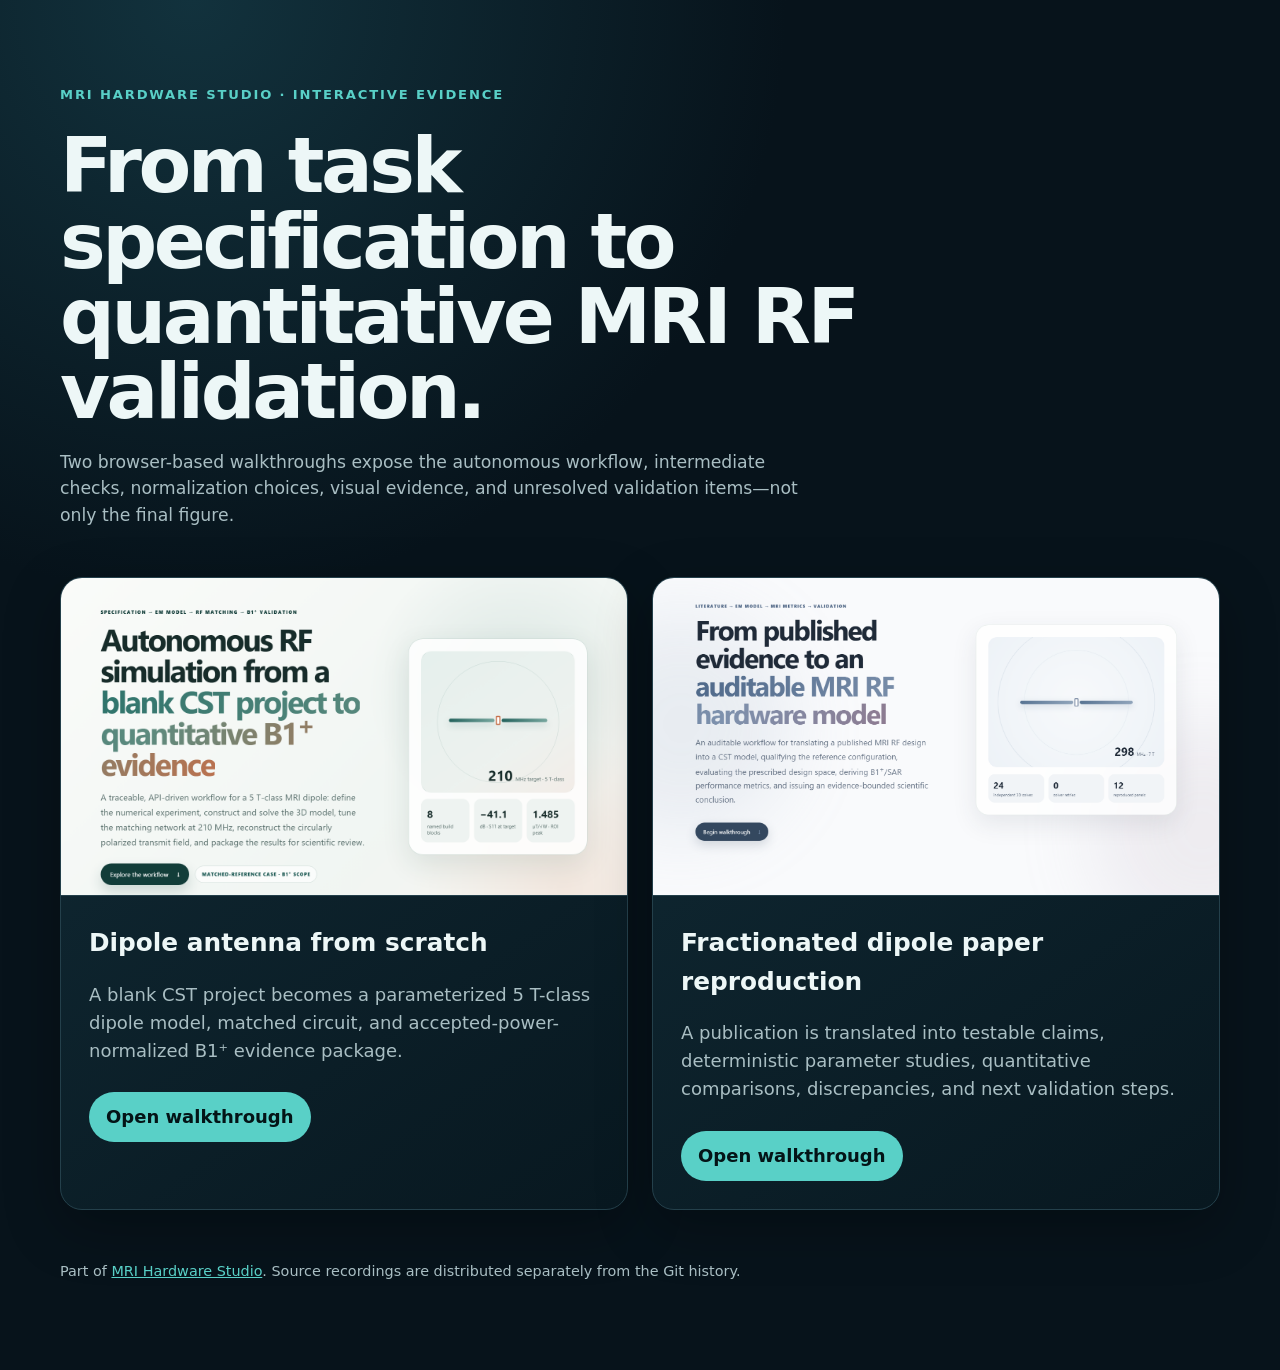
<file: docs/index.html>
<!doctype html>
<html lang="en">
<head>
  <meta charset="utf-8">
  <meta name="viewport" content="width=device-width, initial-scale=1">
  <meta name="description" content="Interactive MRI Hardware Studio workflow demonstrations.">
  <title>MRI Hardware Studio · Demos</title>
  <style>
    :root { color-scheme: dark; --bg:#07131b; --panel:#0d202a; --line:#24404b; --text:#edf7f7; --muted:#a9bec3; --accent:#59d0c7; }
    * { box-sizing:border-box; }
    body { margin:0; font:18px/1.55 Inter,ui-sans-serif,system-ui,sans-serif; color:var(--text); background:radial-gradient(circle at 15% 0,#12323d 0,transparent 34%),var(--bg); }
    main { width:min(1160px,calc(100% - 40px)); margin:auto; padding:72px 0 88px; }
    .eyebrow { color:var(--accent); font-size:.82rem; font-weight:800; letter-spacing:.14em; text-transform:uppercase; }
    h1 { max-width:880px; margin:.3em 0 .25em; font-size:clamp(2.5rem,6vw,5.2rem); line-height:.98; letter-spacing:-.045em; }
    .intro { max-width:760px; color:var(--muted); font-size:1.08rem; }
    .grid { display:grid; grid-template-columns:repeat(2,minmax(0,1fr)); gap:24px; margin-top:48px; }
    article { overflow:hidden; border:1px solid var(--line); border-radius:22px; background:linear-gradient(145deg,rgba(17,43,54,.96),rgba(8,24,32,.96)); box-shadow:0 18px 55px rgba(0,0,0,.28); }
    article img { display:block; width:100%; aspect-ratio:16/9; object-fit:cover; border-bottom:1px solid var(--line); }
    .body { padding:28px; }
    h2 { margin:0 0 10px; font-size:1.55rem; }
    p { color:var(--muted); }
    a.button { display:inline-block; margin-top:10px; padding:11px 17px; border-radius:999px; color:#041417; background:var(--accent); font-weight:800; text-decoration:none; }
    footer { margin-top:50px; color:var(--muted); font-size:.9rem; }
    footer a { color:var(--accent); }
    @media (max-width:760px) { main{width:min(100% - 24px,1160px);padding-top:42px}.grid{grid-template-columns:1fr} }
  </style>
</head>
<body>
  <main>
    <p class="eyebrow">MRI Hardware Studio · Interactive evidence</p>
    <h1>From task specification to quantitative MRI RF validation.</h1>
    <p class="intro">Two browser-based walkthroughs expose the autonomous workflow, intermediate checks, normalization choices, visual evidence, and unresolved validation items—not only the final figure.</p>
    <section class="grid" aria-label="Available demonstrations">
      <article>
        <img src="demos/dipole-from-scratch/preview.png" alt="Preview of the autonomous dipole workflow demo">
        <div class="body">
          <h2>Dipole antenna from scratch</h2>
          <p>A blank CST project becomes a parameterized 5 T-class dipole model, matched circuit, and accepted-power-normalized B1⁺ evidence package.</p>
          <a class="button" href="demos/dipole-from-scratch/">Open walkthrough</a>
        </div>
      </article>
      <article>
        <img src="demos/paper-reproduction/preview.png" alt="Preview of the fractionated dipole paper reproduction demo">
        <div class="body">
          <h2>Fractionated dipole paper reproduction</h2>
          <p>A publication is translated into testable claims, deterministic parameter studies, quantitative comparisons, discrepancies, and next validation steps.</p>
          <a class="button" href="demos/paper-reproduction/">Open walkthrough</a>
        </div>
      </article>
    </section>
    <footer>Part of <a href="https://github.com/httgoa/MRI-Hardware-Studio">MRI Hardware Studio</a>. Source recordings are distributed separately from the Git history.</footer>
  </main>
</body>
</html>
</file>
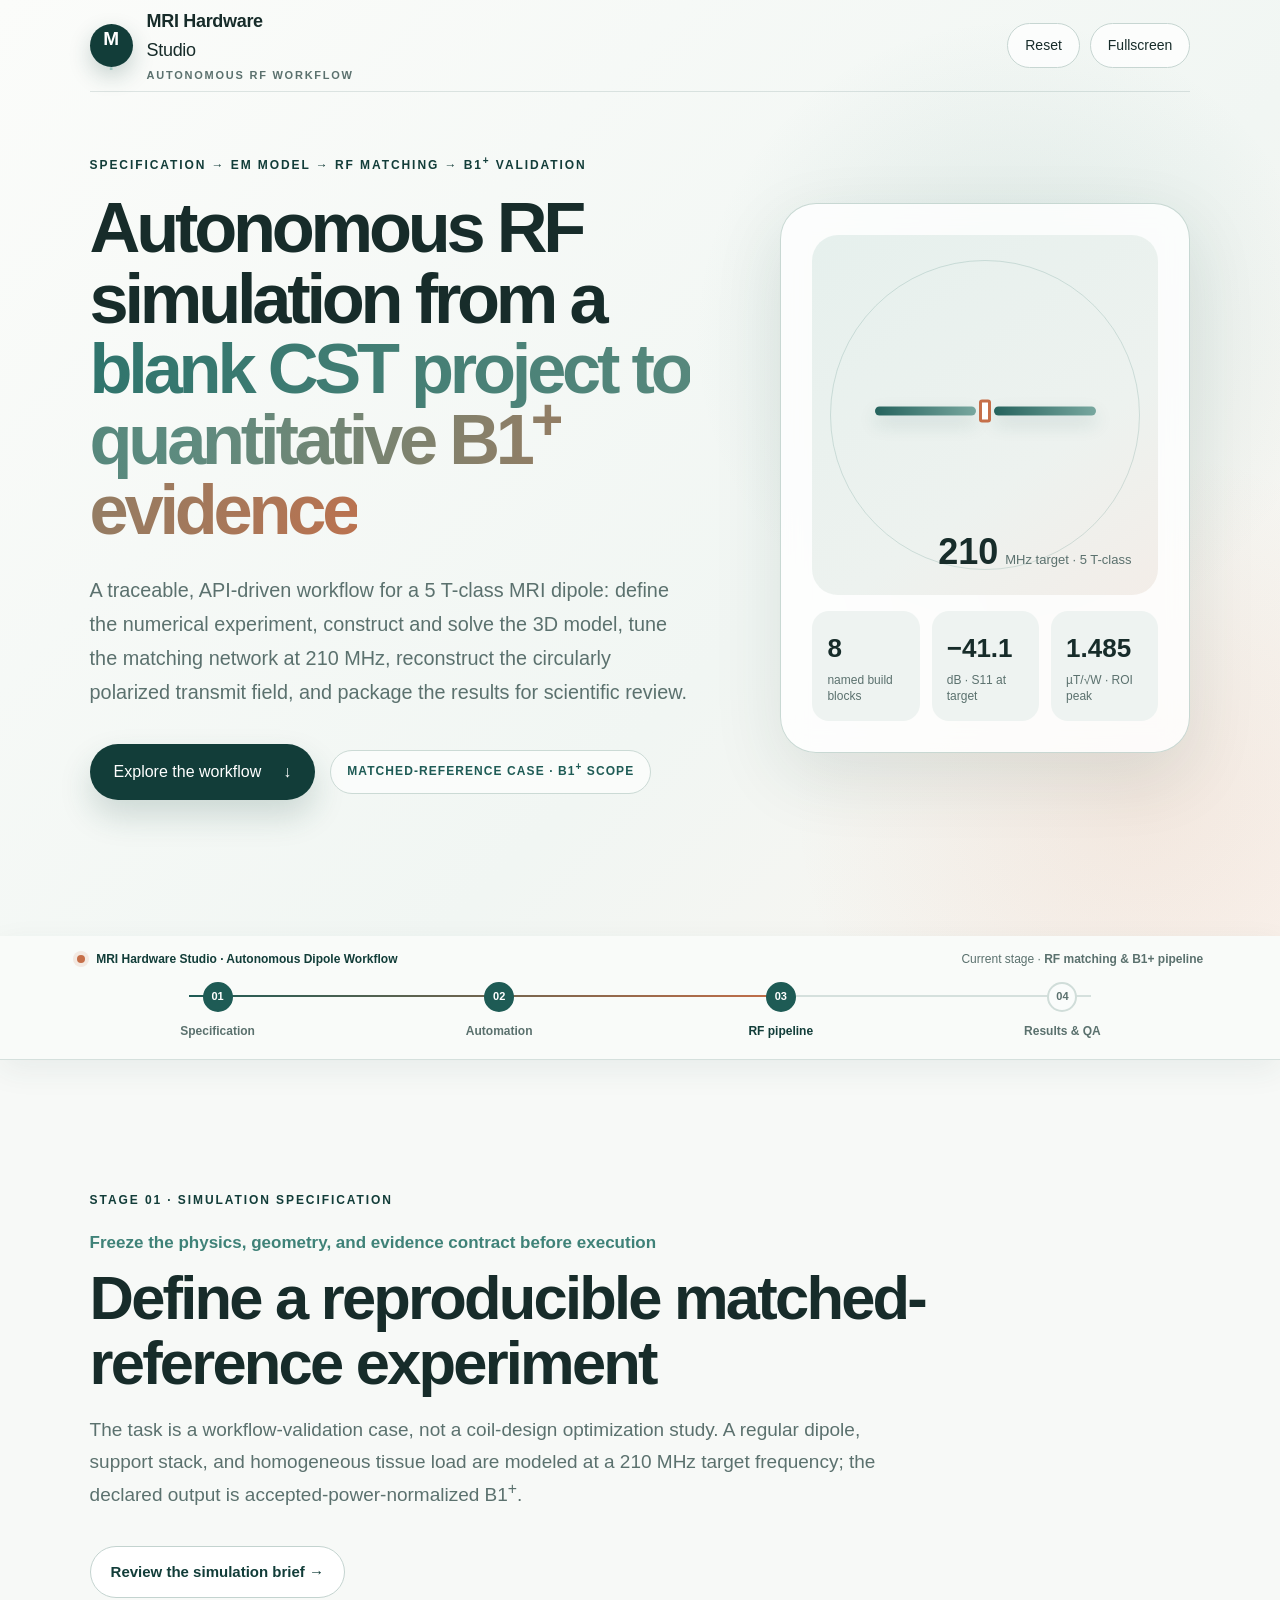
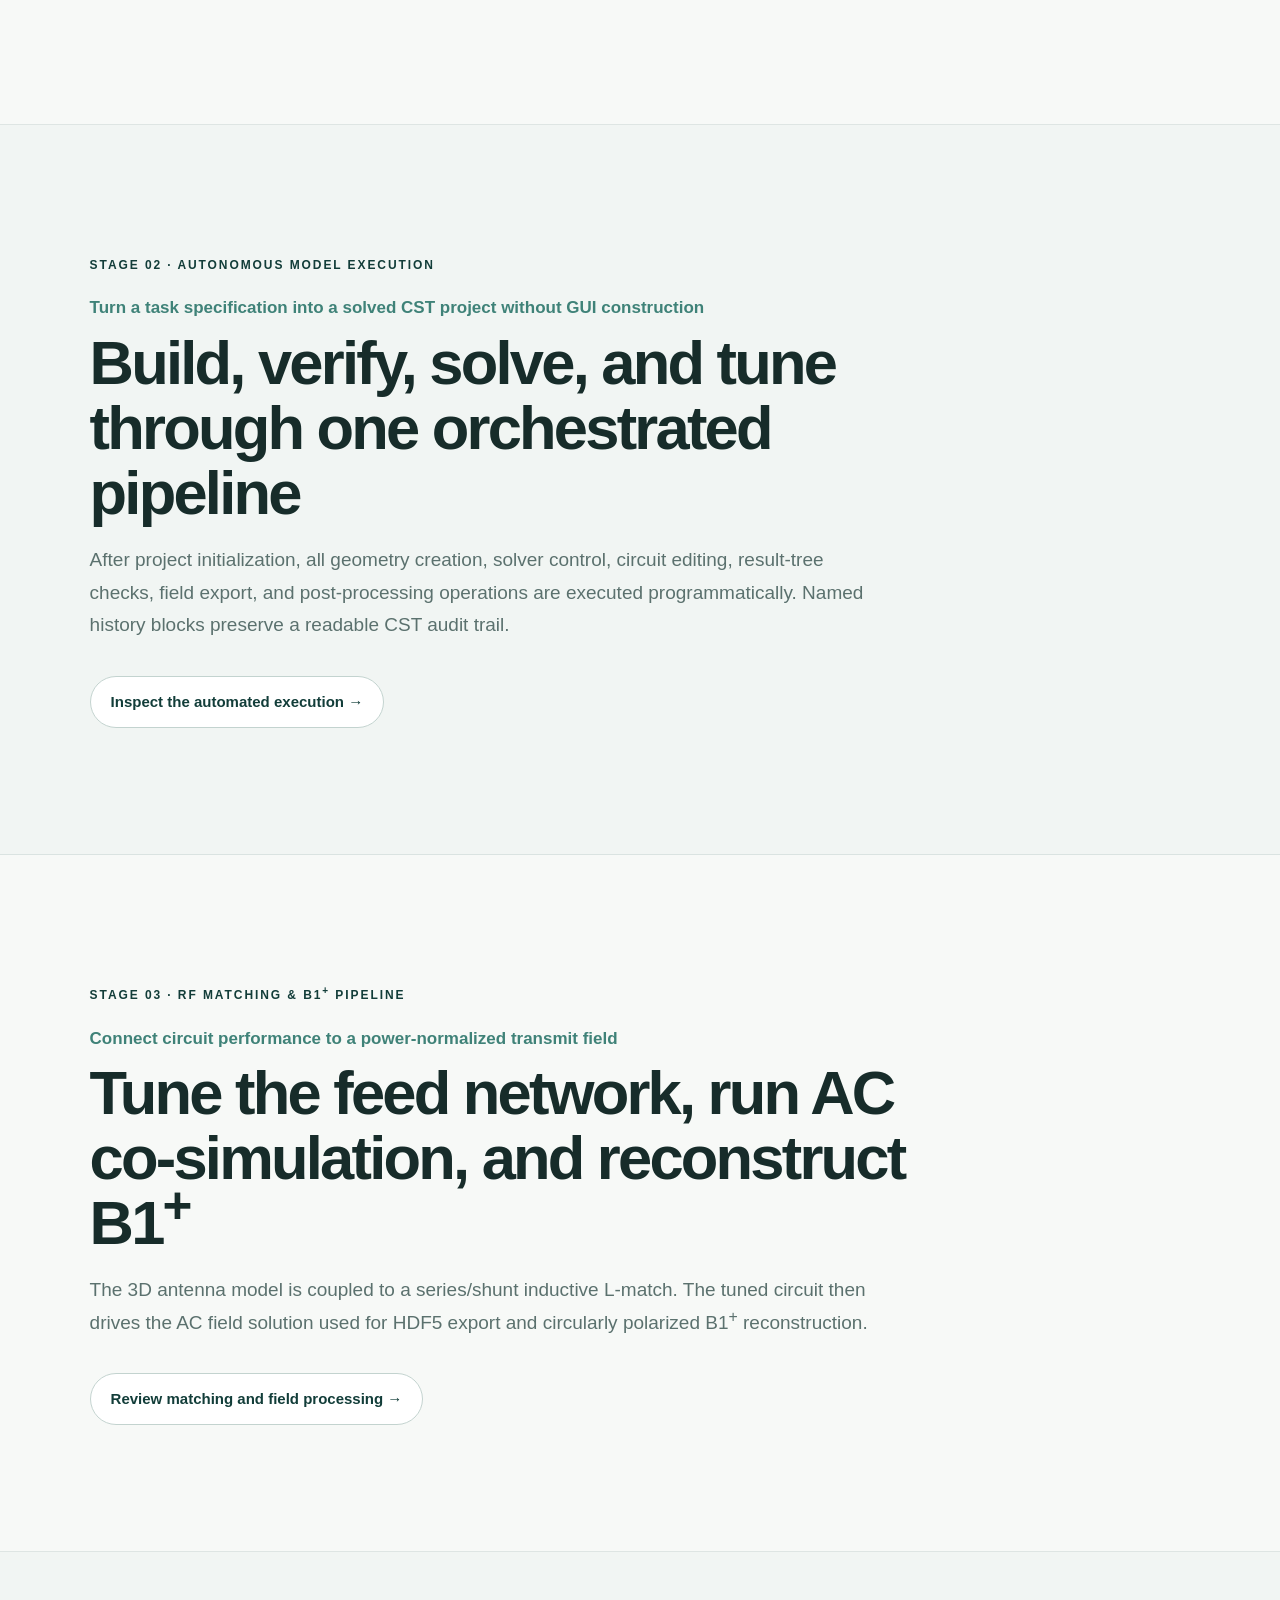
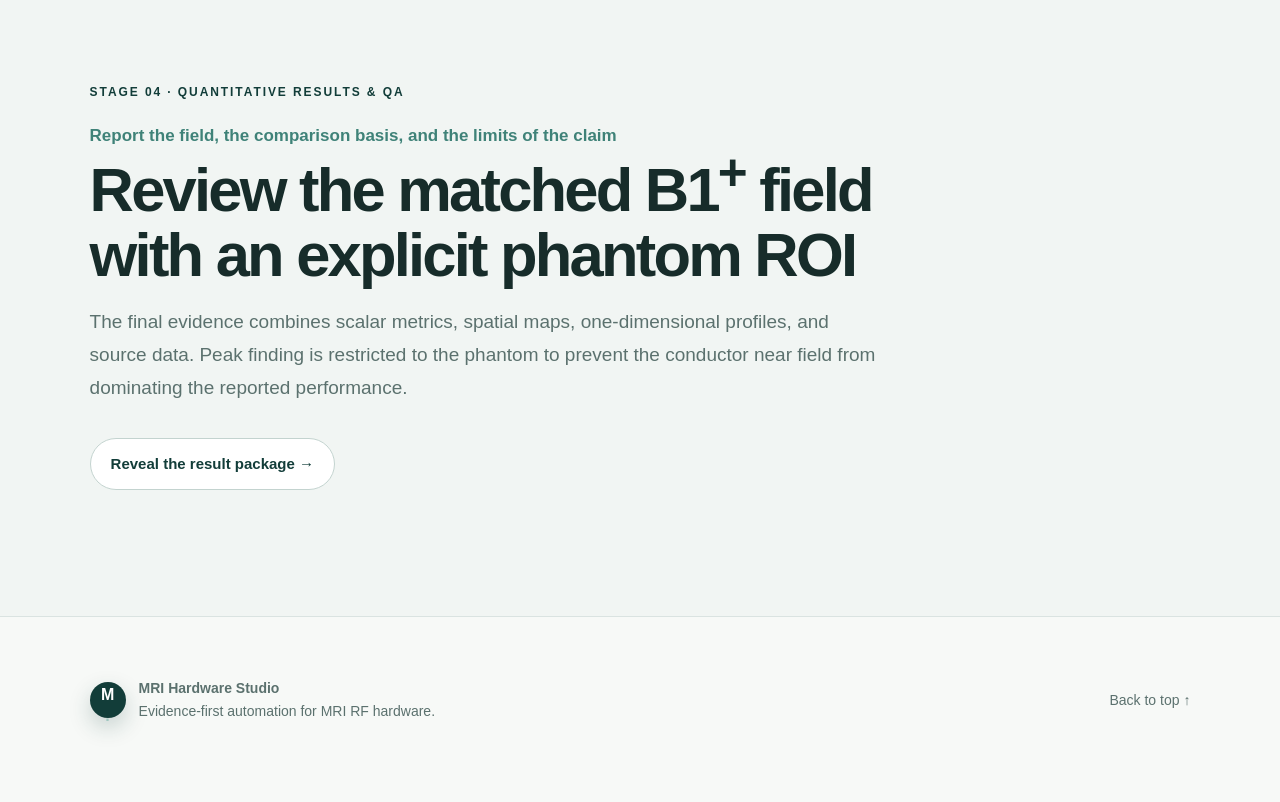
<file: docs/demos/dipole-from-scratch/index.html>
<!doctype html>
<html lang="en">
<head>
  <meta charset="utf-8">
  <meta name="viewport" content="width=device-width, initial-scale=1">
  <meta name="color-scheme" content="light">
  <meta name="description" content="MRI Hardware Studio walkthrough: autonomous construction, simulation, matching, and B1+ validation of a 5 T-class MRI dipole in CST Studio Suite.">
  <title>MRI Hardware Studio · Autonomous Dipole Workflow</title>
  <link rel="stylesheet" href="styles.css">
</head>
<body>
  <div class="ambient ambient-a"></div><div class="ambient ambient-b"></div>
  <header class="hero" id="top">
    <nav class="masthead">
      <a class="brand" href="#top" aria-label="Back to top"><span class="brand-mark">M<span>·</span></span><span><b>MRI Hardware</b> Studio <em>AUTONOMOUS RF WORKFLOW</em></span></a>
      <div class="mast-actions"><button class="quiet-button" id="resetBtn" type="button">Reset</button><button class="quiet-button" id="fullscreenBtn" type="button">Fullscreen</button></div>
    </nav>
    <div class="hero-grid">
      <div class="hero-copy">
        <p class="eyebrow">SPECIFICATION → EM MODEL → RF MATCHING → B1<sup>+</sup> VALIDATION</p>
        <h1>Autonomous RF simulation from a <span>blank CST project to quantitative B1<sup>+</sup> evidence</span></h1>
        <p class="lede">A traceable, API-driven workflow for a 5 T-class MRI dipole: define the numerical experiment, construct and solve the 3D model, tune the matching network at 210 MHz, reconstruct the circularly polarized transmit field, and package the results for scientific review.</p>
        <div class="hero-actions"><a class="primary-button" href="#stage-01">Explore the workflow <span>↓</span></a><span class="scope-chip">MATCHED-REFERENCE CASE · B1<sup>+</sup> SCOPE</span></div>
      </div>
      <div class="hero-dashboard" aria-label="Workflow summary">
        <div class="signal-orbit"><div class="orbit orbit-1"></div><div class="orbit orbit-2"></div><div class="dipole-graphic"><i></i><i></i><b></b></div><div class="frequency"><strong>210</strong><span>MHz target · 5 T-class</span></div></div>
        <div class="hero-stats"><div><strong>8</strong><span>named build blocks</span></div><div><strong>−41.1</strong><span>dB · S11 at target</span></div><div><strong>1.485</strong><span>µT/√W · ROI peak</span></div></div>
      </div>
    </div>
  </header>

  <main>
    <div class="progress-shell" id="progressShell">
      <div class="progress-head"><div class="progress-brand"><span class="live-dot"></span> MRI Hardware Studio · Autonomous Dipole Workflow</div><div class="progress-context">Current stage · <strong id="currentStageLabel">Simulation specification</strong></div></div>
      <div class="progress-track" role="navigation" aria-label="Workflow stages"><div class="track-line"><div class="track-fill" id="trackFill"></div></div><button class="step active" data-target="stage-01" type="button"><b>01</b><span>Specification</span></button><button class="step" data-target="stage-02" type="button"><b>02</b><span>Automation</span></button><button class="step" data-target="stage-03" type="button"><b>03</b><span>RF pipeline</span></button><button class="step" data-target="stage-04" type="button"><b>04</b><span>Results & QA</span></button></div>
    </div>

    <section class="story-stage" id="stage-01" data-stage="0" data-label="Simulation specification">
      <span class="deep-link-anchor" id="stage-01-reveal" aria-hidden="true"></span>
      <div class="stage-frame">
        <div class="stage-intro"><span class="stage-number">STAGE 01 · SIMULATION SPECIFICATION</span><p class="stage-kicker">Freeze the physics, geometry, and evidence contract before execution</p><h2>Define a reproducible matched-reference experiment</h2><p>The task is a workflow-validation case, not a coil-design optimization study. A regular dipole, support stack, and homogeneous tissue load are modeled at a 210 MHz target frequency; the declared output is accepted-power-normalized B1<sup>+</sup>.</p><button class="reveal-button" type="button" aria-expanded="false">Review the simulation brief <span>→</span></button></div>
        <div class="stage-detail">
          <article class="card wide scope-card"><div><p class="card-label">SCIENTIFIC SCOPE</p><h3>Matched transmit-field reference at a 5 T-class operating point</h3><p>The model uses an explicit L-match network and an AC co-simulation field source. It should therefore be compared with matched-reference results, not mixed with direct-port, unmatched coil records.</p></div><span class="status-pill neutral">NATIVE SAR OUTSIDE THIS CASE</span></article>
          <div class="spec-grid">
            <article class="card spec-card"><span>Operating point</span><strong>210 MHz</strong><p>Simulation target for the 5 T-class proton MRI baseline.</p></article>
            <article class="card spec-card"><span>Dipole conductor</span><strong>300 × 5 mm</strong><p>Regular center-fed strip with a 2 mm feed gap.</p></article>
            <article class="card spec-card"><span>Coil loading</span><strong>20.5 mm</strong><p>Conductor-to-phantom separation through the support stack.</p></article>
            <article class="card spec-card"><span>Tissue model</span><strong>ε<sub>r</sub> 78 · σ 0.47 S/m</strong><p>Homogeneous 270 × 650 × 300 mm phantom.</p></article>
          </div>
          <article class="card wide model-card">
            <div class="model-copy"><p class="card-label">GEOMETRY & MATERIAL STACK</p><h3>One driven conductor above a layered support and tissue load</h3><p>The baseline preserves the original FR-4, polycarbonate, and foam stack used by this matched-reference project. The geometry is created from parameters rather than imported as an opaque model.</p></div>
            <div class="model-diagram" aria-label="Dipole, support stack, and phantom schematic"><div class="diagram-dipole"><i></i><b></b><i></i></div><div class="layer fr4"><span>FR-4</span></div><div class="layer poly"><span>polycarbonate</span></div><div class="layer foam"><span>foam</span></div><div class="layer phantom"><span>homogeneous tissue phantom</span></div></div>
          </article>
          <div class="card-grid two">
            <article class="card parameter-card"><p class="card-label">NUMERICAL CONTRACT</p><div class="parameter-row"><span>Solver</span><b>HF frequency domain</b></div><div class="parameter-row"><span>Sweep band</span><b>0.15–0.25 GHz</b></div><div class="parameter-row"><span>Field monitors</span><b>H · E · loss</b></div><div class="parameter-row"><span>B0 direction</span><b>+Z</b></div></article>
            <article class="card review-card"><p class="card-label">PREDECLARED REVIEW QUESTIONS</p><ul><li>Does the automated model produce complete solver and field evidence?</li><li>Can the circuit match be centered at the 210 MHz target?</li><li>Does the 1 W-normalized B1<sup>+</sup> field remain physically plausible inside the phantom ROI?</li></ul></article>
          </div>
        </div>
      </div>
    </section>

    <section class="story-stage" id="stage-02" data-stage="1" data-label="Autonomous model execution">
      <span class="deep-link-anchor" id="stage-02-reveal" aria-hidden="true"></span>
      <div class="stage-frame">
        <div class="stage-intro"><span class="stage-number">STAGE 02 · AUTONOMOUS MODEL EXECUTION</span><p class="stage-kicker">Turn a task specification into a solved CST project without GUI construction</p><h2>Build, verify, solve, and tune through one orchestrated pipeline</h2><p>After project initialization, all geometry creation, solver control, circuit editing, result-tree checks, field export, and post-processing operations are executed programmatically. Named history blocks preserve a readable CST audit trail.</p><button class="reveal-button" type="button" aria-expanded="false">Inspect the automated execution <span>→</span></button></div>
        <div class="stage-detail">
          <article class="card wide automation-banner"><div><span class="automation-mark">A</span><div><p class="card-label">EXECUTION MODE</p><h3>API-driven from blank project to evidence bundle</h3></div></div><div class="automation-stats"><span><strong>0</strong> GUI construction clicks</span><span><strong>13</strong> model parameters</span><span><strong>5</strong> final solids</span></div></article>
          <div class="automation-flow" aria-label="Autonomous workflow sequence"><article class="card flow-step"><b>01</b><span>Initialize</span><small>Fresh MWS project and canonical save path</small></article><i>→</i><article class="card flow-step"><b>02</b><span>Construct</span><small>Eight named parameter and geometry blocks</small></article><i>→</i><article class="card flow-step"><b>03</b><span>Verify</span><small>Parameters, solids, ports, monitors, solver</small></article><i>→</i><article class="card flow-step"><b>04</b><span>Solve</span><small>3D fields and S-parameters</small></article></div>
          <div class="build-grid">
            <article class="card build-step"><b>01</b><span>Parameters</span><small>13 declared values</small></article><article class="card build-step"><b>02</b><span>Units & boundaries</span><small>mm · GHz</small></article><article class="card build-step"><b>03</b><span>Materials</span><small>conductors + dielectrics</small></article><article class="card build-step"><b>04</b><span>Dipole geometry</span><small>center feed gap</small></article><article class="card build-step"><b>05</b><span>Support stack</span><small>three dielectric layers</small></article><article class="card build-step"><b>06</b><span>Excitation</span><small>discrete feed port</small></article><article class="card build-step"><b>07</b><span>Field monitors</span><small>H · E · loss</small></article><article class="card build-step"><b>08</b><span>Solver</span><small>HF frequency domain</small></article>
          </div>
          <div class="card-grid two">
            <article class="card gate-card"><p class="card-label">AUTOMATED QUALITY GATES</p><div class="gate-row"><span>Geometry inventory</span><b>PASS</b></div><div class="gate-row"><span>S-parameters and monitors</span><b>PASS</b></div><div class="gate-row"><span>Matched AC H-field source</span><b>PASS</b></div><div class="gate-row"><span>Portable evidence files</span><b>PASS</b></div></article>
            <article class="card audit-card"><p class="card-label">WHY THE HISTORY MATTERS</p><blockquote>Automation remains scientifically useful only when every transformation is inspectable.</blockquote><p>The model is not delivered as an unexplained final geometry. Each construction operation is named, retained in CST history, and connected to its downstream field evidence.</p></article>
          </div>
        </div>
      </div>
    </section>

    <section class="story-stage" id="stage-03" data-stage="2" data-label="RF matching & B1+ pipeline">
      <span class="deep-link-anchor" id="stage-03-reveal" aria-hidden="true"></span>
      <div class="stage-frame">
        <div class="stage-intro"><span class="stage-number">STAGE 03 · RF MATCHING & B1<sup>+</sup> PIPELINE</span><p class="stage-kicker">Connect circuit performance to a power-normalized transmit field</p><h2>Tune the feed network, run AC co-simulation, and reconstruct B1<sup>+</sup></h2><p>The 3D antenna model is coupled to a series/shunt inductive L-match. The tuned circuit then drives the AC field solution used for HDF5 export and circularly polarized B1<sup>+</sup> reconstruction.</p><button class="reveal-button" type="button" aria-expanded="false">Review matching and field processing <span>→</span></button></div>
        <div class="stage-detail">
          <article class="card wide tuning-card"><div class="tuning-copy"><p class="card-label">MATCHING RESULT</p><h3>S11 = −41.1 dB at the 210 MHz target</h3><p>The series inductance was refined from 86 to 88 nH while the 37 nH shunt inductance remained fixed. The resulting match exceeds the predefined −20 dB criterion.</p><div class="network-values"><span>L<sub>t</sub> <b>88 nH</b></span><span>L<sub>p</sub> <b>37 nH</b></span></div></div><div class="tuning-meter" aria-label="S11 result minus 41.1 decibels"><div class="meter-scale"><span>0</span><span>−10</span><span>−20</span><span>−30</span><span>−40 dB</span></div><div class="meter-line"><i style="width:91%"></i><b style="left:91%"></b></div><strong>−41.1 dB</strong><small>S11 at 210 MHz</small></div></article>
          <div class="pipeline" aria-label="Matched B1 plus processing pipeline"><div class="pipeline-node card"><span>01</span><b>3D EM solution</b><small>S-parameters · H/E/loss monitors</small></div><i>→</i><div class="pipeline-node card"><span>02</span><b>L-match tuning</b><small>88 nH series · 37 nH shunt</small></div><i>→</i><div class="pipeline-node card"><span>03</span><b>AC co-simulation</b><small>Matched H-field at 210 MHz</small></div><i>→</i><div class="pipeline-node card"><span>04</span><b>Evidence export</b><small>HDF5 · PNG · CSV · JSON</small></div></div>
          <article class="card wide formula-card"><div><p class="card-label">TRANSMIT-FIELD DEFINITION</p><div class="formula">B1<sup>+</sup> = μ₀ · |H<sub>x</sub> − iH<sub>y</sub>| / 2</div></div><div class="formula-divider"></div><div><p class="card-label">ACCEPTED-POWER NORMALIZATION</p><div class="formula">B1<sup>+</sup><sub>1W</sub> = B1<sup>+</sup> / √P<sub>accepted</sub></div></div></article>
          <div class="metric-grid three"><article class="metric card"><span>Accepted AC power</span><strong>49.996</strong><small>W · measured from V·I*</small><em>MEASURED</em></article><article class="metric card"><span>Field source</span><strong>AC1</strong><small>matched H-field result</small><em>VERIFIED</em></article><article class="metric card"><span>Export sampling</span><strong>2</strong><small>mm · adaptive volume</small><em>HDF5</em></article></div>
          <article class="card wide method-note"><p class="card-label">NORMALIZATION IS NOT OPTIONAL</p><p>The AC field was generated with approximately 50 W accepted power. Because B1<sup>+</sup> scales with √P, reporting the raw field would overstate the 1 W transmit field by about √50. Every quantitative result below uses the measured accepted power.</p></article>
        </div>
      </div>
    </section>

    <section class="story-stage results-stage" id="stage-04" data-stage="3" data-label="Quantitative results & QA">
      <span class="deep-link-anchor" id="stage-04-reveal" aria-hidden="true"></span>
      <div class="stage-frame">
        <div class="stage-intro"><span class="stage-number">STAGE 04 · QUANTITATIVE RESULTS & QA</span><p class="stage-kicker">Report the field, the comparison basis, and the limits of the claim</p><h2>Review the matched B1<sup>+</sup> field with an explicit phantom ROI</h2><p>The final evidence combines scalar metrics, spatial maps, one-dimensional profiles, and source data. Peak finding is restricted to the phantom to prevent the conductor near field from dominating the reported performance.</p><button class="reveal-button" type="button" aria-expanded="false">Reveal the result package <span>→</span></button></div>
        <div class="stage-detail">
          <div class="metric-grid four"><article class="metric card"><span>ROI peak B1<sup>+</sup></span><strong>1.485</strong><small>µT/√W</small><em>AT 0, 0, −24 MM</em></article><article class="metric card"><span>Central-plane mean</span><strong>0.330</strong><small>µT/√W · Z = −24 mm</small><em>ROI SUMMARY</em></article><article class="metric card"><span>Central-plane SD</span><strong>0.304</strong><small>µT/√W</small><em>SPATIAL SPREAD</em></article><article class="metric card"><span>Coefficient of variation</span><strong>0.919</strong><small>SD / mean</small><em>REPORTED, NOT HIDDEN</em></article></div>
          <article class="card wide scorecard"><div><p class="card-label">QUANTITATIVE SCORECARD</p><h3>Workflow validation against the matched-reference baseline</h3></div><div class="score-row header"><span>Observable</span><span>This run</span><span>Review basis</span><span>Assessment</span></div><div class="score-row"><span>S11 at 210 MHz</span><b>−41.1 dB</b><span>criterion ≤ −20 dB</span><em>PASS</em></div><div class="score-row"><span>Peak B1<sup>+</sup> at 1 W</span><b>1.485 µT/√W</b><span>reference 1.90 µT/√W</span><em>PHYSICALLY CONSISTENT</em></div><div class="score-row"><span>Field evidence</span><b>maps + profiles</b><span>finite, spatially resolved</span><em>COMPLETE</em></div></article>
          <article class="media-card card wide"><button class="media-image zoomable" type="button"><img src="assets/B1p_2D_maps.png" alt="Coronal and sagittal accepted-power-normalized B1 plus maps"></button><div class="media-caption"><p class="card-label">SPATIAL B1<sup>+</sup> DISTRIBUTION</p><h3>Coronal plane at Z = −24 mm and sagittal plane at X = 0</h3><p>Both panels report B1<sup>+</sup> normalized to 1 W accepted power. The common 0–1.0 µT color scale emphasizes the spatial distribution; values above the display ceiling remain available in the numerical data.</p></div></article>
          <article class="media-card card wide"><button class="media-image zoomable" type="button"><img src="assets/B1p_1D_profiles.png" alt="Accepted-power-normalized B1 plus profiles along Y and Z"></button><div class="media-caption"><p class="card-label">CENTERLINE PROFILES</p><h3>Lateral symmetry and depth dependence through the field maximum</h3><p>The Y profile is sampled at X = 0, Z = −24 mm. The Z profile follows X = 0, Y = 0 within the phantom. The accompanying CSV files preserve the numerical samples used to generate both curves.</p></div></article>
          <div class="card-grid two"><article class="card warning-card"><p class="card-label">ROI CONTROL</p><h3>Exclude the conductor singularity from the performance metric</h3><p>The full export contains a 64.96 µT maximum adjacent to the PEC conductor. That value is a near-field sampling artifact for this comparison. The reported 1.485 µT/√W peak is restricted to Z ≤ −24 mm inside the phantom.</p></article><article class="card verdict-card"><p class="card-label">EVIDENCE-BOUNDED CONCLUSION</p><div class="verdict"><span>VALIDATED</span><b>Autonomous matched-B1<sup>+</sup> workflow</b></div><p>The case demonstrates a complete and traceable build–solve–match–export–analyze pipeline with a physically plausible transmit field. It does not establish coil-design superiority and does not claim native SAR validation.</p></article></div>
          <article class="card wide evidence-card"><div><p class="card-label">PORTABLE RESULT PACKAGE</p><h3>Inspect the numerical evidence behind the figures</h3><p>Every visualization is backed by a compact, reviewable data product.</p></div><div class="download-grid"><a href="assets/B1p_1D_alongY.csv" download><b>Y centerline</b><span>CSV ↓</span></a><a href="assets/B1p_1D_alongZ.csv" download><b>Z centerline</b><span>CSV ↓</span></a><a href="assets/stats.json" download><b>Run statistics</b><span>JSON ↓</span></a><a href="assets/B1p_2D_maps.png" download><b>B1<sup>+</sup> maps</b><span>PNG ↓</span></a></div></article>
        </div>
      </div>
    </section>
  </main>

  <footer><div><span class="brand-mark small">M<span>·</span></span><p><b>MRI Hardware Studio</b><br>Evidence-first automation for MRI RF hardware.</p></div><a href="#top">Back to top ↑</a></footer>
  <dialog class="lightbox" id="imageDialog"><button type="button" class="dialog-close" data-close-dialog aria-label="Close image">×</button><img alt="Expanded result figure"></dialog>
  <script src="app.js"></script>
</body>
</html>
</file>
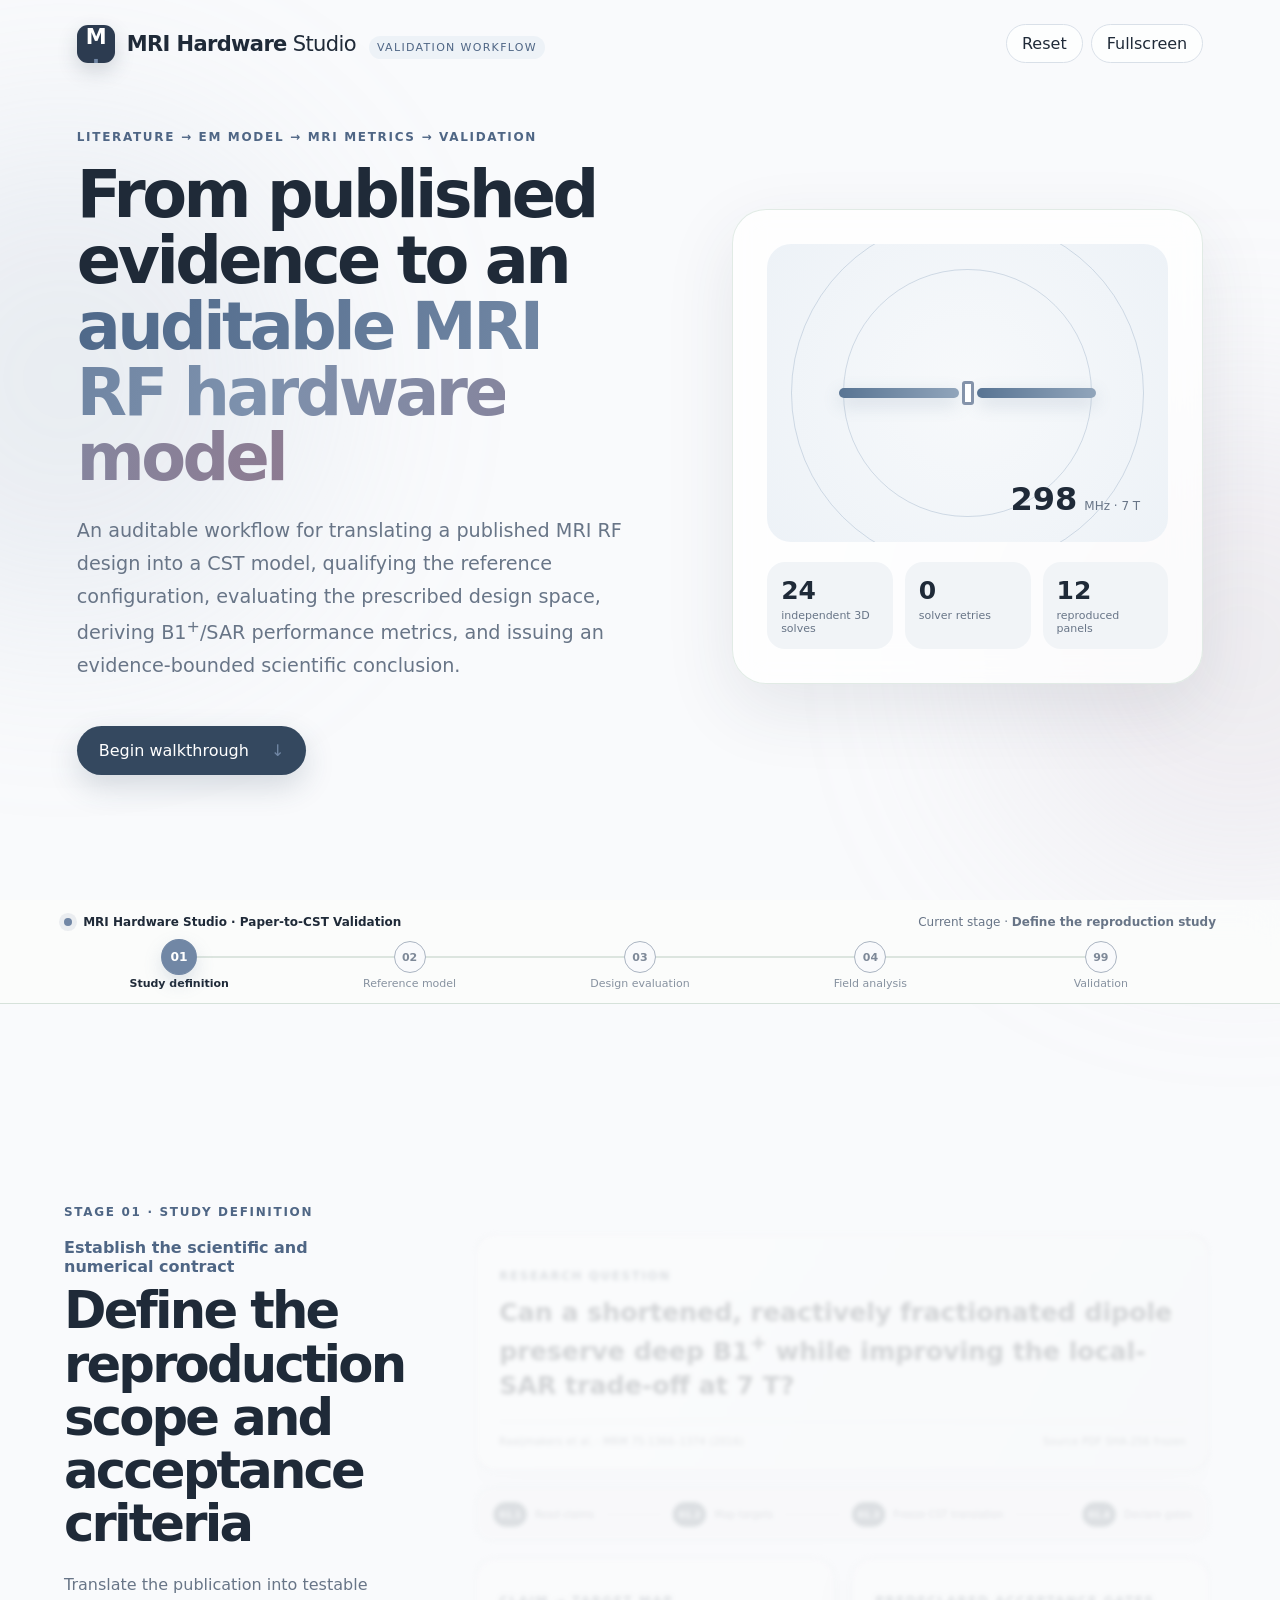
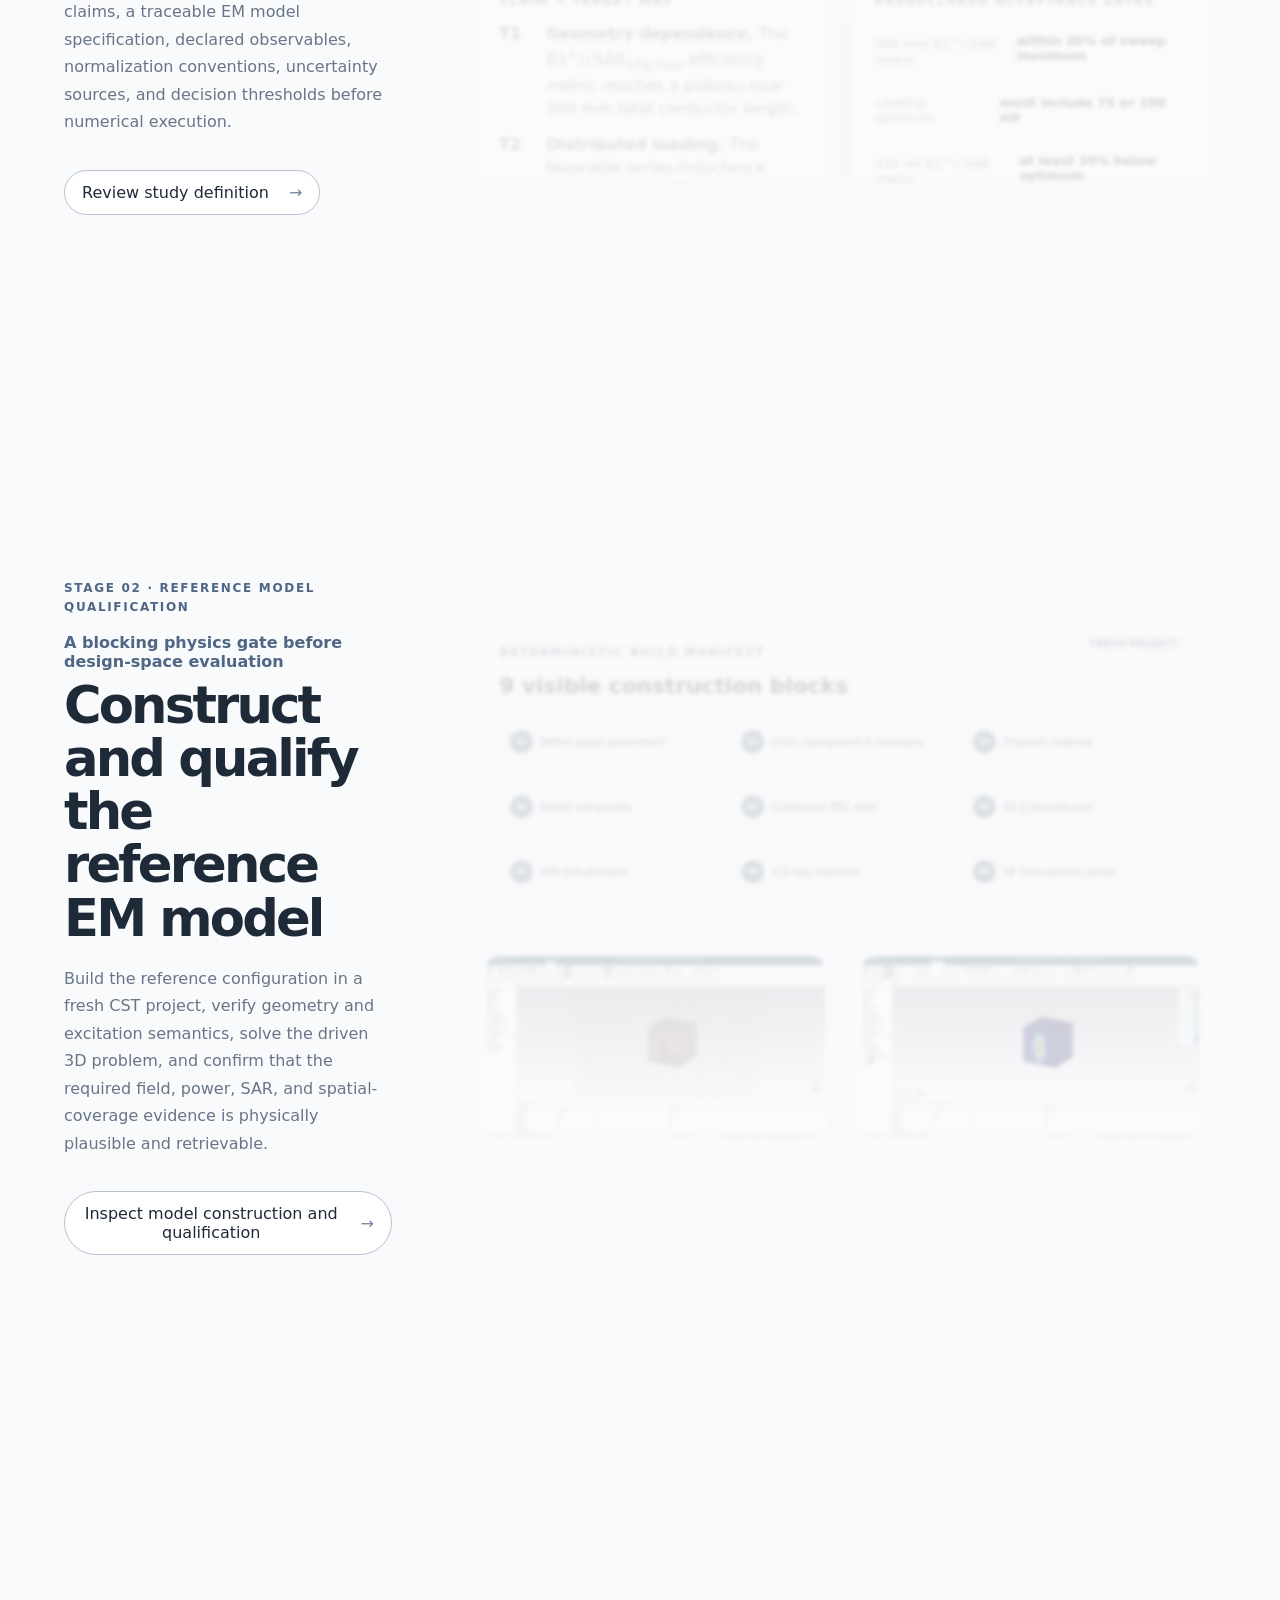
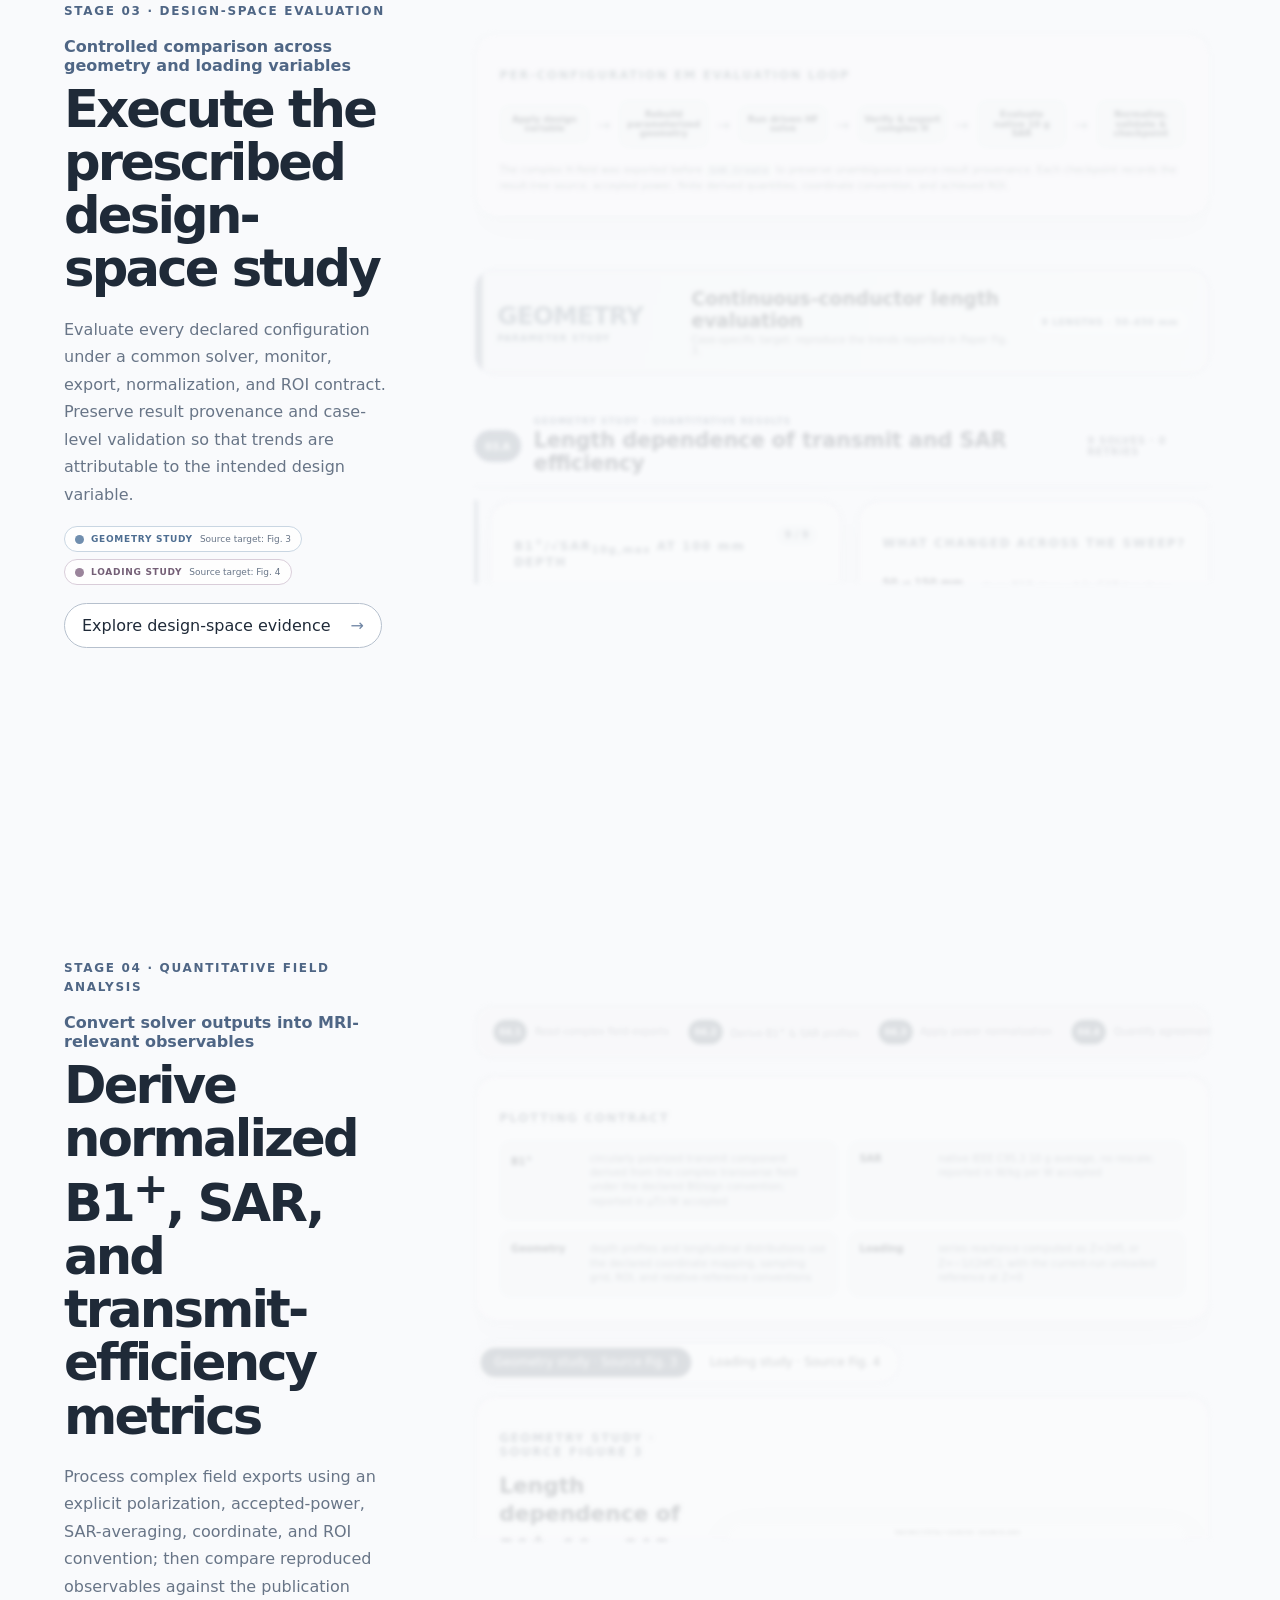
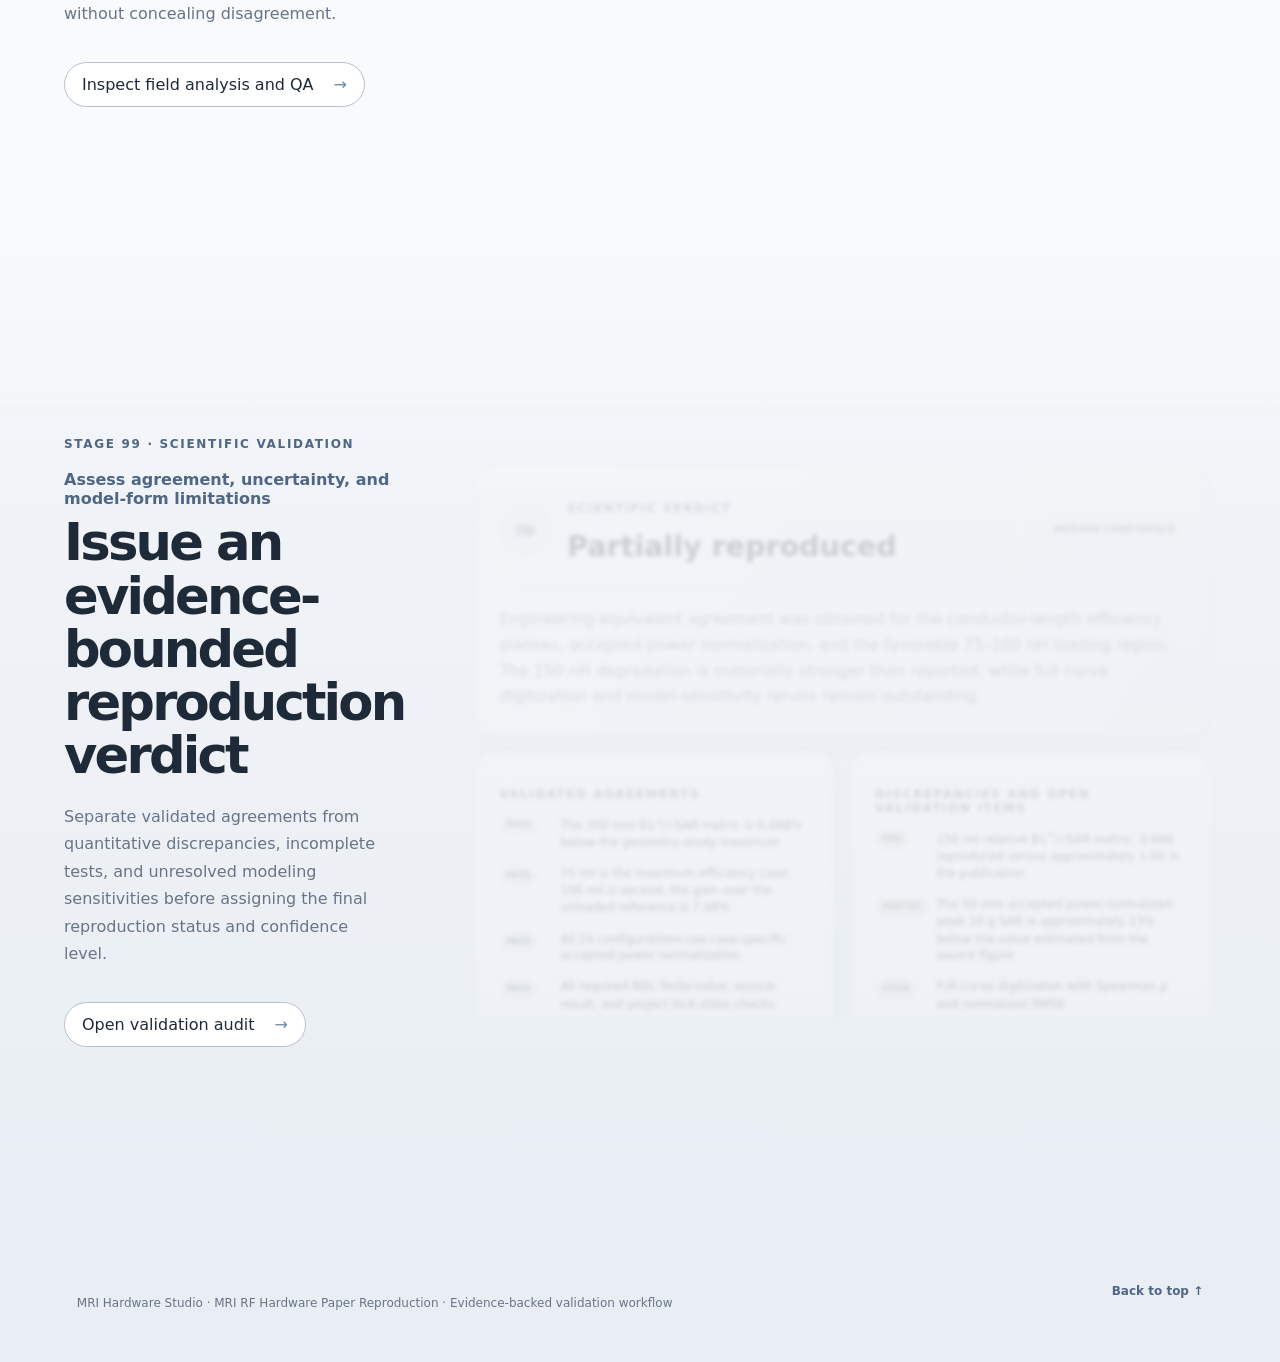
<file: docs/demos/paper-reproduction/index.html>
<!doctype html>
<html lang="en">
<head>
  <meta charset="utf-8">
  <meta name="viewport" content="width=device-width, initial-scale=1">
  <meta name="color-scheme" content="light">
  <title>MRI Hardware Studio · MRI RF Hardware Paper Reproduction</title>
  <link rel="stylesheet" href="styles.css">
</head>
<body>
  <div class="ambient ambient-a"></div>
  <div class="ambient ambient-b"></div>

  <header class="hero" id="top">
    <nav class="masthead">
      <a class="brand" href="#top" aria-label="Back to top">
        <span class="brand-mark">M<span>·</span></span>
        <span><b>MRI Hardware</b> Studio <em>VALIDATION WORKFLOW</em></span>
      </a>
      <div class="mast-actions">
        <button class="quiet-button" id="resetBtn" type="button">Reset</button>
        <button class="quiet-button" id="fullscreenBtn" type="button">Fullscreen</button>
      </div>
    </nav>

    <div class="hero-grid">
      <div class="hero-copy">
        <p class="eyebrow">LITERATURE → EM MODEL → MRI METRICS → VALIDATION</p>
        <h1>From published evidence to an <span>auditable MRI RF hardware model</span></h1>
        <p class="lede">An auditable workflow for translating a published MRI RF design into a CST model, qualifying the reference configuration, evaluating the prescribed design space, deriving B1<sup>+</sup>/SAR performance metrics, and issuing an evidence-bounded scientific conclusion.</p>
        <a class="primary-button" href="#stage-01">Begin walkthrough <span>↓</span></a>
      </div>
      <div class="hero-dashboard" aria-label="Reproduction overview">
        <div class="signal-orbit">
          <div class="orbit orbit-1"></div><div class="orbit orbit-2"></div>
          <div class="dipole-graphic"><i></i><i></i><b></b></div>
          <div class="frequency"><strong>298</strong><span>MHz · 7 T</span></div>
        </div>
        <div class="hero-stats">
          <div><strong>24</strong><span>independent 3D solves</span></div>
          <div><strong>0</strong><span>solver retries</span></div>
          <div><strong>12</strong><span>reproduced panels</span></div>
        </div>
      </div>
    </div>
  </header>

  <main>
    <div class="progress-shell" id="progressShell">
      <div class="progress-head">
        <div class="progress-brand"><span class="live-dot"></span> MRI Hardware Studio · Paper-to-CST Validation</div>
        <div class="progress-context">Current stage · <strong id="currentStageLabel">Define the study</strong></div>
      </div>
      <div class="progress-track" role="navigation" aria-label="Reproduction stages">
        <div class="track-line"><div class="track-fill" id="trackFill"></div></div>
        <button class="step active" data-target="stage-01" type="button"><b>01</b><span>Study definition</span></button>
        <button class="step" data-target="stage-02" type="button"><b>02</b><span>Reference model</span></button>
        <button class="step" data-target="stage-03" type="button"><b>03</b><span>Design evaluation</span></button>
        <button class="step" data-target="stage-04" type="button"><b>04</b><span>Field analysis</span></button>
        <button class="step" data-target="stage-99" type="button"><b>99</b><span>Validation</span></button>
      </div>
    </div>

    <section class="story-stage" id="stage-01" data-stage="0" data-label="Define the reproduction study">
      <div class="stage-frame">
        <div class="stage-intro">
          <span class="stage-number">STAGE 01 · STUDY DEFINITION</span>
          <p class="stage-kicker">Establish the scientific and numerical contract</p>
          <h2>Define the reproduction scope and acceptance criteria</h2>
          <p>Translate the publication into testable claims, a traceable EM model specification, declared observables, normalization conventions, uncertainty sources, and decision thresholds before numerical execution.</p>
          <button class="reveal-button" type="button" aria-expanded="false">Review study definition <span>→</span></button>
        </div>

        <div class="stage-detail">
          <article class="card hook-card wide">
            <p class="card-label">RESEARCH QUESTION</p>
            <h3>Can a shortened, reactively fractionated dipole preserve deep B1<sup>+</sup> while improving the local-SAR trade-off at 7 T?</h3>
            <div class="source-line"><span>Raaijmakers et al. · MRM 75:1366–1374 (2016)</span><span>Source PDF SHA-256 frozen</span></div>
          </article>

          <div class="node-ribbon" aria-label="Stage 01 key nodes">
            <div><b>01.1</b><span>Read claims</span></div><i></i><div><b>01.2</b><span>Map targets</span></div><i></i><div><b>01.3</b><span>Freeze CST translation</span></div><i></i><div><b>01.4</b><span>Declare gates</span></div>
          </div>

          <div class="card-grid two">
            <article class="card">
              <p class="card-label">CLAIM → TARGET MAP</p>
              <ul class="target-list">
                <li><b>T1</b><span><strong>Geometry dependence.</strong> The B1<sup>+</sup>/√SAR<sub>10g,max</sub> efficiency metric reaches a plateau near 300 mm total conductor length.</span></li>
                <li><b>T2</b><span><strong>Distributed loading.</strong> The favorable series-inductance region lies near 75–100 nH; excessive inductive loading degrades deep transmit efficiency.</span></li>
                <li><b>T3</b><span><strong>Power normalization.</strong> B1<sup>+</sup> and SAR must be normalized using the accepted power extracted for each driven simulation.</span></li>
              </ul>
            </article>
            <article class="card decision-card">
              <p class="card-label">PREDECLARED ACCEPTANCE GATES</p>
              <div class="decision-row"><span>300 mm B1<sup>+</sup>/√SAR metric</span><b>within 20% of sweep maximum</b></div>
              <div class="decision-row"><span>Loading optimum</span><b>must include 75 or 100 nH</b></div>
              <div class="decision-row"><span>150 nH B1<sup>+</sup>/√SAR metric</span><b>at least 30% below optimum</b></div>
              <div class="decision-row"><span>Curve-level agreement</span><b>ρ ≥ 0.8 · nRMSE ≤ 20%</b></div>
            </article>
          </div>

          <article class="card setup-card">
            <div class="setup-copy">
              <p class="card-label">PAPER → CST TRANSLATION</p>
              <h3>One tissue phantom, two isolated antenna topologies</h3>
              <p>298 MHz · PEC strip 10 × 0.5 mm · 2 mm center gap · 20 mm above a 500 mm homogeneous phantom · ε<sub>r</sub>=34 · σ=0.4 S/m · ρ=1000 kg/m³.</p>
            </div>
            <div class="topology-pair">
              <div><span>FIG. 3 · CONTINUOUS</span><div class="mini-dipole continuous"><i></i><i></i></div><small>9 lengths · 50–450 mm</small></div>
              <div><span>FIG. 4 · FRACTIONATED</span><div class="mini-dipole segmented"><i></i><i></i><i></i><i></i><i></i><i></i></div><small>4 series bridges · 15 loads</small></div>
            </div>
          </article>

          <div class="card-grid two">
            <article class="card matrix-card">
              <p class="card-label">PARAMETER MATRIX · 24 SOLVES</p>
              <div class="matrix-row"><span>Fig. 3 · L<sub>total</sub></span><b>50 · 100 · 150 · 200 · 250 · 300 · 350 · 400 · 450 mm</b></div>
              <div class="matrix-row"><span>Fig. 4 · C<sub>seg</sub></span><b>1 · 2 · 5 · 10 · 20 · 50 · 100 · 500 · 1000 pF</b></div>
              <div class="matrix-row"><span>Fig. 4 · L<sub>seg</sub></span><b>10 · 20 · 50 · 75 · 100 · 150 nH</b></div>
            </article>
            <article class="card thought-card">
              <p class="card-label">WHY THESE RULES?</p>
              <blockquote>“A solver completion is not evidence by itself.”</blockquote>
              <p>Every case also requires traceable result-tree sources, finite positive accepted power, finite normalized B1<sup>+</sup>/SAR quantities, complete longitudinal ROI coverage, and an export audit. A completed solver run without retrievable field evidence is not treated as validated.</p>
            </article>
          </div>

          <article class="card risk-card wide">
            <p class="card-label">KNOWN MODEL-FORM RISKS DECLARED UP FRONT</p>
            <div class="risk-grid">
              <div><b>A1</b><span>0.5 mm conductor thickness</span><small>local E-field and mesh sensitivity</small></div>
              <div><b>A2</b><span>finite 500 mm phantom</span><small>boundary and deep-field sensitivity</small></div>
              <div><b>A3</b><span>deterministic mesh policy</span><small>SAR peak convergence risk</small></div>
              <div><b>A4</b><span>visual digitization</span><small>±5% plotted-axis uncertainty</small></div>
            </div>
          </article>
        </div>
      </div>
    </section>

    <section class="story-stage" id="stage-02" data-stage="1" data-label="Qualify the reference EM model">
      <div class="stage-frame">
        <div class="stage-intro">
          <span class="stage-number">STAGE 02 · REFERENCE MODEL QUALIFICATION</span>
          <p class="stage-kicker">A blocking physics gate before design-space evaluation</p>
          <h2>Construct and qualify the reference EM model</h2>
          <p>Build the reference configuration in a fresh CST project, verify geometry and excitation semantics, solve the driven 3D problem, and confirm that the required field, power, SAR, and spatial-coverage evidence is physically plausible and retrievable.</p>
          <button class="reveal-button" type="button" aria-expanded="false">Inspect model construction and qualification <span>→</span></button>
        </div>

        <div class="stage-detail">
          <article class="card wide build-card">
            <div class="build-header"><div><p class="card-label">DETERMINISTIC BUILD MANIFEST</p><h3>9 visible construction blocks</h3></div><span class="status-pill">FRESH PROJECT</span></div>
            <div class="build-timeline">
              <div><b>01</b><span>Define paper parameters</span></div><div><b>02</b><span>Units, background & boundary</span></div><div><b>03</b><span>Phantom material</span></div>
              <div><b>04</b><span>Dipole component</span></div><div><b>05</b><span>Continuous PEC arms</span></div><div><b>06</b><span>50 Ω discrete port</span></div>
              <div><b>07</b><span>500 mm phantom</span></div><div><b>08</b><span>H & loss monitors</span></div><div><b>09</b><span>HF time-domain solver</span></div>
            </div>
          </article>

          <div class="media-grid">
            <article class="media-card card">
              <button class="media-image zoomable" type="button"><img src="assets/fig3_modeling_after_sweep_parameter.png" alt="Continuous dipole CST model after the Fig. 3 sweep"></button>
              <div class="media-caption"><p class="card-label">REFERENCE GEOMETRY · POST-SWEEP SNAPSHOT</p><h3>Center-fed strip dipole above the homogeneous load</h3><p>The saved CST project shows the final stored sweep state, <b>L<sub>total</sub>=450 mm</b>. The qualified 300 mm reference case is represented by its case-specific HDF5 field exports and export-audit record rather than this screenshot.</p></div>
            </article>
            <article class="media-card card">
              <button class="media-image zoomable" type="button"><img src="assets/fig3_SAR_after_sweep_parameter.png" alt="Continuous dipole SAR field after the Fig. 3 sweep"></button>
              <div class="media-caption"><p class="card-label">REFERENCE SAR FIELD · RAW CST DISPLAY</p><h3>Spatial distribution of native 10 g averaged SAR</h3><p>This screenshot shows the raw SAR result retained in the final stored sweep state and is not an inter-case comparison. Reported quantities use IEEE C95.3 10 g averaged SAR normalized by the accepted power of the corresponding simulation.</p></div>
            </article>
          </div>

          <article class="card formula-card wide">
            <p class="card-label">CRITICAL NORMALIZATION DECISION</p>
            <div class="formula-row"><span>B1<sup>+</sup><sub>norm</sub> =</span><strong>B1<sup>+</sup> / √P<sub>accepted</sub></strong><i></i><span>SAR<sub>norm</sub> =</span><strong>SAR / P<sub>accepted</sub></strong></div>
            <p>At 298 MHz, S11 was −0.856 dB for the reference case. Because delivered power varies strongly with mismatch, B1<sup>+</sup> and SAR were normalized using the accepted power extracted from the corresponding solver run rather than nominal incident power.</p>
          </article>

          <div class="metric-grid">
            <article class="metric card"><span>Accepted power</span><strong>0.08947</strong><small>W</small><em>PASS</em></article>
            <article class="metric card"><span>Peak B1<sup>+</sup></span><strong>1.447</strong><small>µT / √W</small><em>PASS</em></article>
            <article class="metric card"><span>B1<sup>+</sup> @ 10 cm</span><strong>0.1858</strong><small>µT / √W</small><em>PASS</em></article>
            <article class="metric card"><span>SAR<sub>10g,max</sub></span><strong>1.315</strong><small>W/kg/W</small><em>PASS</em></article>
          </div>

          <article class="card gate-card wide">
            <div class="build-header"><div><p class="card-label">BLOCKING BASELINE GATE</p><h3>All evidence conditions passed—sweeps may proceed</h3></div><span class="status-pill">6 / 6 PASS</span></div>
            <div class="gate-list">
              <span><i>✓</i> complex H-field result available</span><span><i>✓</i> power-loss density available</span><span><i>✓</i> finite positive accepted power</span>
              <span><i>✓</i> native IEEE C95.3 10 g SAR</span><span><i>✓</i> physically localized SAR maximum</span><span><i>✓</i> required ±160 mm longitudinal ROI</span>
            </div>
          </article>
        </div>
      </div>
    </section>

    <section class="story-stage long-stage" id="stage-03" data-stage="2" data-label="Evaluate the prescribed design space">
      <div class="stage-frame">
        <div class="stage-intro">
          <span class="stage-number">STAGE 03 · DESIGN-SPACE EVALUATION</span>
          <p class="stage-kicker">Controlled comparison across geometry and loading variables</p>
          <h2>Execute the prescribed design-space study</h2>
          <p>Evaluate every declared configuration under a common solver, monitor, export, normalization, and ROI contract. Preserve result provenance and case-level validation so that trends are attributable to the intended design variable.</p>
          <div class="sweep-legend" aria-label="Design-study color legend"><span class="fig3-key"><i></i><b>GEOMETRY STUDY</b> Source target: Fig. 3</span><span class="fig4-key"><i></i><b>LOADING STUDY</b> Source target: Fig. 4</span></div>
          <button class="reveal-button" type="button" aria-expanded="false">Explore design-space evidence <span>→</span></button>
        </div>

        <div class="stage-detail">
          <article class="card process-card wide">
            <p class="card-label">PER-CONFIGURATION EM EVALUATION LOOP</p>
            <div class="process-flow"><span>Apply design variable</span><i>→</i><span>Rebuild parameterized geometry</span><i>→</i><span>Run driven HF solve</span><i>→</i><span>Verify & export complex H</span><i>→</i><span>Evaluate native 10 g SAR</span><i>→</i><span>Normalize, validate & checkpoint</span></div>
            <p class="process-note">The complex H-field was exported before <code>SAR.Create</code> to preserve unambiguous source-result provenance. Each checkpoint records the result-tree source, accepted power, finite derived quantities, coordinate convention, and achieved ROI.</p>
          </article>

          <div class="figure-band fig3-band"><div class="figure-band-id"><b>GEOMETRY</b><span>PARAMETER STUDY</span></div><div><h3>Continuous-conductor length evaluation</h3><p>Case-specific target: reproduce the trends reported in Paper Fig. 3.</p></div><small>9 LENGTHS · 50–450 mm</small></div>
          <div class="substage-heading fig3-heading"><span>03.A</span><div><p>GEOMETRY STUDY · QUANTITATIVE RESULTS</p><h3>Length dependence of transmit and SAR efficiency</h3></div><b>9 solves · 0 retries</b></div>
          <div class="card-grid two chart-grid figure-content fig3-content">
            <article class="card chart-card">
              <div class="chart-head"><div><p class="card-label">B1<sup>+</sup>/√SAR<sub>10g,max</sub> AT 100 mm DEPTH</p><h3>A broad SAR-efficiency plateau emerges beyond 300 mm</h3></div><span class="status-pill">9 / 9</span></div>
              <div class="chart" id="lengthChart" aria-label="Total conductor length versus B1 plus over square root maximum 10 gram SAR at 100 millimeters depth"></div>
              <div class="insight"><b>Decision</b><span>300 mm is only <strong>0.668%</strong> below the 350 mm maximum</span></div>
            </article>
            <article class="card sweep-summary-card">
              <p class="card-label">WHAT CHANGED ACROSS THE SWEEP?</p>
              <div class="trend-row"><b>50 → 150 mm</b><span>deep B1<sup>+</sup> rises while SAR topology changes from double off-center to a central peak</span></div>
              <div class="trend-row"><b>150 → 300 mm</b><span>accepted-power-normalized SAR<sub>10g,max</sub> decreases while the 100 mm B1<sup>+</sup>/√SAR metric approaches saturation</span></div>
              <div class="trend-row"><b>300 → 450 mm</b><span>the efficiency metric changes by less than 1%; further conductor extension yields negligible benefit at the specified depth</span></div>
              <div class="thought-callout"><b>Interpretation</b><p>The paper’s “approximately 300 mm” claim is a plateau claim—not a demand that 300 mm be the single numerical maximum.</p></div>
            </article>
          </div>

          <article class="card data-table-card wide figure-content fig3-content fig3-table">
            <div class="build-header"><div><p class="card-label">FIG. 3 · COMPLETE SCALAR SUMMARY</p><h3>All normalized length-sweep results</h3></div><span class="status-pill">FINITE · ROI PASS</span></div>
            <div class="table-scroll"><table><thead><tr><th>Total length</th><th>P<sub>accepted</sub></th><th>B1<sup>+</sup> @ 100 mm</th><th>SAR<sub>10g,max</sub></th><th>B1<sup>+</sup>/√SAR @ 100 mm</th><th>SAR distribution</th></tr></thead><tbody>
              <tr><td>50 mm</td><td>0.000250 W</td><td>0.177438</td><td>5.107887</td><td>0.078510</td><td><span class="table-tag partial">double off-center</span></td></tr>
              <tr><td>100 mm</td><td>0.001545 W</td><td>0.196703</td><td>2.804348</td><td>0.117461</td><td><span class="table-tag partial">double off-center</span></td></tr>
              <tr><td>150 mm</td><td>0.005382 W</td><td>0.204015</td><td>2.091506</td><td>0.141069</td><td><span class="table-tag pass">central</span></td></tr>
              <tr><td>200 mm</td><td>0.014862 W</td><td>0.202758</td><td>1.758785</td><td>0.152887</td><td><span class="table-tag pass">central</span></td></tr>
              <tr><td>250 mm</td><td>0.037093 W</td><td>0.195898</td><td>1.516070</td><td>0.159100</td><td><span class="table-tag pass">central</span></td></tr>
              <tr class="highlight-row"><td>300 mm</td><td>0.089467 W</td><td>0.185800</td><td>1.315104</td><td>0.162019</td><td><span class="table-tag pass">plateau anchor</span></td></tr>
              <tr class="best-row"><td>350 mm</td><td>0.209565 W</td><td>0.174364</td><td>1.142783</td><td>0.163108</td><td><span class="table-tag best">sweep maximum</span></td></tr>
              <tr><td>400 mm</td><td>0.410416 W</td><td>0.162086</td><td>0.989686</td><td>0.162928</td><td><span class="table-tag pass">central</span></td></tr>
              <tr><td>450 mm</td><td>0.488647 W</td><td>0.150672</td><td>0.857738</td><td>0.162688</td><td><span class="table-tag pass">central</span></td></tr>
            </tbody></table></div>
          </article>

          <div class="figure-band fig4-band"><div class="figure-band-id"><b>REACTIVE</b><span>LOADING STUDY</span></div><div><h3>Distributed series-reactance evaluation</h3><p>Case-specific target: reproduce the loading trends reported in Paper Fig. 4.</p></div><small>15 LOADS · C + L</small></div>
          <div class="substage-heading fig4-heading"><span>03.B</span><div><p>LOADING STUDY · EM MODEL</p><h3>Construct the fractionated conductor topology</h3></div><b>15 deterministic blocks</b></div>
          <article class="card wide build-card compact-build figure-content fig4-content">
            <p class="card-label">SEGMENTED BUILD SEQUENCE</p>
            <div class="build-timeline segmented-build">
              <div><b>01–04</b><span>Parameters, boundary, material, component</span></div><div><b>05</b><span>Inner segment pair</span></div><div><b>06</b><span>Middle segment pair</span></div>
              <div><b>07</b><span>Outer segment pair</span></div><div><b>08</b><span>50 Ω feed port</span></div><div><b>09–12</b><span>Four RLCSerial bridges</span></div>
              <div><b>13</b><span>Phantom</span></div><div><b>14</b><span>Field monitors</span></div><div><b>15</b><span>HF time-domain solver</span></div>
            </div>
          </article>

          <div class="media-grid figure-content fig4-content">
            <article class="media-card card">
              <button class="media-image zoomable" type="button"><img src="assets/fig4_modeling_after_sweep_parameter.png" alt="Segmented fractionated dipole CST model after the Fig. 4 sweep"></button>
              <div class="media-caption"><p class="card-label">LOADED MODEL · POST-SWEEP SNAPSHOT</p><h3>Three PEC sections per arm with four series lumped-element bridges</h3><p>The saved project shows the final stored loading state, corresponding to the <b>150 nH high-inductance endpoint</b>, rather than the 75 nH maximum-efficiency case.</p></div>
            </article>
            <article class="media-card card">
              <button class="media-image zoomable" type="button"><img src="assets/fig4_SAR_after_sweep_parameter.png" alt="Segmented fractionated dipole SAR field after the Fig. 4 sweep"></button>
              <div class="media-caption"><p class="card-label">LOADED SAR FIELD · RAW CST DISPLAY</p><h3>High series inductance redistributes local RF power deposition</h3><p>The final stored 150 nH case exhibits split, off-center 10 g SAR maxima. Cross-configuration comparisons use the exported native 10 g SAR divided by the accepted power of the corresponding solve.</p></div>
            </article>
          </div>

          <div class="substage-heading fig4-heading"><span>03.C</span><div><p>LOADING STUDY · QUANTITATIVE RESULTS</p><h3>Reactance dependence of transmit and SAR efficiency</h3></div><b>15 loaded solves · 0 retries</b></div>
          <div class="card-grid two chart-grid figure-content fig4-content">
            <article class="card chart-card">
              <div class="chart-head"><div><p class="card-label">INDUCTIVE BRANCH · B1<sup>+</sup>/√SAR AT 100 mm</p><h3>The maximum-efficiency region occurs at 75–100 nH</h3></div><span class="status-pill">PASS</span></div>
              <div class="chart" id="loadingChart" aria-label="Series inductance versus B1 plus over square root maximum 10 gram SAR at 100 millimeters depth"></div>
              <div class="insight warning"><b>Discrepancy signal</b><span>150 nH falls <strong>36.24%</strong> below the optimum</span></div>
            </article>
            <article class="card sweep-summary-card">
              <p class="card-label">PHYSICAL TREND</p>
              <div class="trend-row"><b>Capacitive side</b><span>approaches the plain dipole as reactance tends toward zero</span></div>
              <div class="trend-row"><b>10 → 75 nH</b><span>the 100 mm B1<sup>+</sup>/√SAR metric increases as accepted-power-normalized peak 10 g SAR decreases</span></div>
              <div class="trend-row"><b>100 → 150 nH</b><span>SAR changes from central to off-center multi-peak structure</span></div>
              <div class="thought-callout warning"><b>Skeptical check</b><p>The optimum agrees with the paper, but the 150 nH collapse is substantially too strong. Directional agreement is not quantitative agreement.</p></div>
            </article>
          </div>

          <article class="card data-table-card wide figure-content fig4-content fig4-table">
            <div class="build-header"><div><p class="card-label">FIG. 4 · COMPLETE SCALAR SUMMARY</p><h3>Full reactance axis, including the current-run plain point</h3></div><span class="status-pill">16 AXIS POINTS</span></div>
            <div class="table-scroll"><table><thead><tr><th>Series element</th><th>Reactance Z</th><th>P<sub>accepted</sub></th><th>B1<sup>+</sup> @ 100 mm</th><th>SAR<sub>10g,max</sub></th><th>B1<sup>+</sup>/√SAR @ 100 mm</th><th>Field/SAR regime</th></tr></thead><tbody>
              <tr><td>1 pF</td><td>−534.08 Ω</td><td>0.008315 W</td><td>0.196128</td><td>1.769032</td><td>0.147459</td><td>capacitive extreme</td></tr>
              <tr><td>2 pF</td><td>−267.04 Ω</td><td>0.013631 W</td><td>0.193730</td><td>1.624311</td><td>0.152007</td><td>approaching plain</td></tr>
              <tr><td>5 pF</td><td>−106.82 Ω</td><td>0.027792 W</td><td>0.190370</td><td>1.472374</td><td>0.156888</td><td>approaching plain</td></tr>
              <tr><td>10 pF</td><td>−53.41 Ω</td><td>0.043622 W</td><td>0.188464</td><td>1.401330</td><td>0.159206</td><td>approaching plain</td></tr>
              <tr><td>20 pF</td><td>−26.70 Ω</td><td>0.059748 W</td><td>0.187256</td><td>1.360304</td><td>0.160553</td><td>near plain</td></tr>
              <tr><td>50 pF</td><td>−10.68 Ω</td><td>0.075398 W</td><td>0.186426</td><td>1.333626</td><td>0.161432</td><td>near plain</td></tr>
              <tr><td>100 pF</td><td>−5.34 Ω</td><td>0.082238 W</td><td>0.186128</td><td>1.324357</td><td>0.161737</td><td>near plain</td></tr>
              <tr><td>500 pF</td><td>−1.07 Ω</td><td>0.088492 W</td><td>0.185881</td><td>1.316796</td><td>0.161985</td><td>converged</td></tr>
              <tr><td>1000 pF</td><td>−0.53 Ω</td><td>0.089329 W</td><td>0.185849</td><td>1.315842</td><td>0.162016</td><td>converged</td></tr>
              <tr class="highlight-row"><td>Plain</td><td>0 Ω</td><td>0.089467 W</td><td>0.185800</td><td>1.315104</td><td>0.162019</td><td><span class="table-tag pass">reference</span></td></tr>
              <tr><td>10 nH</td><td>18.72 Ω</td><td>0.130896 W</td><td>0.184479</td><td>1.278993</td><td>0.163122</td><td>small gain</td></tr>
              <tr><td>20 nH</td><td>37.45 Ω</td><td>0.206186 W</td><td>0.184593</td><td>1.251452</td><td>0.165009</td><td>improving</td></tr>
              <tr><td>50 nH</td><td>93.62 Ω</td><td>0.366129 W</td><td>0.179159</td><td>1.122333</td><td>0.169114</td><td>favorable</td></tr>
              <tr class="best-row"><td>75 nH</td><td>140.43 Ω</td><td>0.063295 W</td><td>0.177066</td><td>1.030076</td><td>0.174462</td><td><span class="table-tag best">best · +7.68%</span></td></tr>
              <tr><td>100 nH</td><td>187.24 Ω</td><td>0.016652 W</td><td>0.169979</td><td>0.997515</td><td>0.170191</td><td><span class="table-tag partial">off-center onset</span></td></tr>
              <tr class="fail-row"><td>150 nH</td><td>280.86 Ω</td><td>0.003604 W</td><td>0.104180</td><td>0.877211</td><td>0.111233</td><td><span class="table-tag fail">magnitude mismatch</span></td></tr>
            </tbody></table></div>
          </article>

          <article class="card run-strip wide"><div><span class="run-value">24</span><span>unique solves</span></div><div class="case-dots" id="caseDots" aria-label="Twenty-four successful cases"></div><div><span class="run-value">0</span><span>solver retries</span></div></article>
        </div>
      </div>
    </section>

    <section class="story-stage" id="stage-04" data-stage="3" data-label="Derive quantitative MRI performance metrics">
      <div class="stage-frame">
        <div class="stage-intro">
          <span class="stage-number">STAGE 04 · QUANTITATIVE FIELD ANALYSIS</span>
          <p class="stage-kicker">Convert solver outputs into MRI-relevant observables</p>
          <h2>Derive normalized B1<sup>+</sup>, SAR, and transmit-efficiency metrics</h2>
          <p>Process complex field exports using an explicit polarization, accepted-power, SAR-averaging, coordinate, and ROI convention; then compare reproduced observables against the publication without concealing disagreement.</p>
          <button class="reveal-button" type="button" aria-expanded="false">Inspect field analysis and QA <span>→</span></button>
        </div>

        <div class="stage-detail">
          <div class="node-ribbon" aria-label="Stage 04 key nodes">
            <div><b>04.1</b><span>Read complex field exports</span></div><i></i><div><b>04.2</b><span>Derive B1<sup>+</sup> & SAR profiles</span></div><i></i><div><b>04.3</b><span>Apply power normalization</span></div><i></i><div><b>04.4</b><span>Quantify agreement</span></div>
          </div>

          <article class="card process-card wide">
            <p class="card-label">PLOTTING CONTRACT</p>
            <div class="contract-grid">
              <div><b>B1<sup>+</sup></b><span>circularly polarized transmit component derived from the complex transverse field under the declared B0/sign convention; reported in µT/√W accepted</span></div>
              <div><b>SAR</b><span>native IEEE C95.3 10 g average, no rescale; reported in W/kg per W accepted</span></div>
              <div><b>Geometry</b><span>depth profiles and longitudinal distributions use the declared coordinate mapping, sampling grid, ROI, and relative-reference conventions</span></div>
              <div><b>Loading</b><span>series reactance computed as Z=2πfL or Z=−1/(2πfC), with the current-run unloaded reference at Z=0</span></div>
            </div>
          </article>

          <div class="figure-tabs" role="tablist"><button class="figure-tab active" data-figure="fig3" type="button">Geometry study · Source Fig. 3</button><button class="figure-tab" data-figure="fig4" type="button">Loading study · Source Fig. 4</button></div>
          <article class="card figure-viewer wide">
            <div class="figure-copy">
              <p class="card-label" id="figureEyebrow">GEOMETRY STUDY · SOURCE FIGURE 3</p>
              <h3 id="figureTitle">Length dependence of B1<sup>+</sup>, 10 g SAR, and SAR efficiency</h3>
              <p id="figureDescription">The accepted-power-normalized B1<sup>+</sup> depth profiles, longitudinal 10 g SAR distributions, and B1<sup>+</sup>/√SAR metric reproduce the reported transition toward a broad geometry plateau.</p>
              <button class="text-button" id="compareBtn" type="button">Show paper comparison ↗</button>
            </div>
            <button class="figure-image-button" id="figureImageButton" type="button" aria-label="Enlarge figure"><img id="mainFigure" src="assets/Fig3_reproduction.png" alt="Figure 3 reproduction"><span>Click to enlarge</span></button>
          </article>

          <div class="card-grid two">
            <article class="card evidence-card"><p class="card-label">EVIDENCE INTEGRITY</p><div class="evidence-stat"><b>18</b><span>Fig. 3 raw HDF5 files</span></div><div class="evidence-stat"><b>30</b><span>Fig. 4 raw HDF5 files</span></div><div class="evidence-stat"><b>25</b><span>finite scalar summary rows</span></div></article>
            <article class="card thought-card"><p class="card-label">VISUAL QA DECISION</p><blockquote>Differences remain visible.</blockquote><p>No axis, label, legend, curve, or panel was clipped. The strong 150 nH discrepancy and the short-length shallow-SAR difference were retained for Stage 99 rather than hidden by rescaling.</p></article>
          </div>
          <div class="qa-row"><span><i>✓</i> 12 panels rendered</span><span><i>✓</i> axes & legends legible</span><span><i>✓</i> no overlap or clipping</span><span><i>✓</i> paper pages 4–5 compared</span></div>
        </div>
      </div>
    </section>

    <section class="story-stage final-stage" id="stage-99" data-stage="4" data-label="Validate agreement and scientific scope">
      <div class="stage-frame">
        <div class="stage-intro">
          <span class="stage-number">STAGE 99 · SCIENTIFIC VALIDATION</span>
          <p class="stage-kicker">Assess agreement, uncertainty, and model-form limitations</p>
          <h2>Issue an evidence-bounded reproduction verdict</h2>
          <p>Separate validated agreements from quantitative discrepancies, incomplete tests, and unresolved modeling sensitivities before assigning the final reproduction status and confidence level.</p>
          <button class="reveal-button" type="button" aria-expanded="false">Open validation audit <span>→</span></button>
        </div>

        <div class="stage-detail">
          <article class="card verdict-card wide">
            <div class="verdict-title"><span class="verdict-icon">≈</span><div><p class="card-label">SCIENTIFIC VERDICT</p><h3>Partially reproduced</h3></div><span class="confidence">MEDIUM CONFIDENCE</span></div>
            <p class="verdict-summary">Engineering-equivalent agreement was obtained for the conductor-length efficiency plateau, accepted-power normalization, and the favorable 75–100 nH loading region. The 150 nH degradation is materially stronger than reported, while full curve digitization and model-sensitivity reruns remain outstanding.</p>
          </article>

          <div class="card-grid two audit-grid">
            <article class="card"><p class="card-label">VALIDATED AGREEMENTS</p><div class="audit-item pass"><b>PASS</b><span>The 300 mm B1<sup>+</sup>/√SAR metric is 0.668% below the geometry-study maximum</span></div><div class="audit-item pass"><b>PASS</b><span>75 nH is the maximum-efficiency case; 100 nH is second; the gain over the unloaded reference is 7.68%</span></div><div class="audit-item pass"><b>PASS</b><span>All 24 configurations use case-specific accepted-power normalization</span></div><div class="audit-item pass"><b>PASS</b><span>All required ROI, finite-value, source-result, and project lock-state checks passed</span></div></article>
            <article class="card"><p class="card-label">DISCREPANCIES AND OPEN VALIDATION ITEMS</p><div class="audit-item fail"><b>FAIL</b><span>150 nH relative B1<sup>+</sup>/√SAR metric: 0.686 reproduced versus approximately 1.00 in the publication</span></div><div class="audit-item partial"><b>PARTIAL</b><span>The 50 mm accepted-power-normalized peak 10 g SAR is approximately 23% below the value estimated from the source figure</span></div><div class="audit-item partial"><b>OPEN</b><span>Full-curve digitization with Spearman ρ and normalized RMSE</span></div><div class="audit-item partial"><b>OPEN</b><span>Mesh, load-domain size, conductor-thickness, and absorbing-boundary sensitivity analyses</span></div></article>
          </div>

          <article class="card data-table-card wide scorecard">
            <div class="build-header"><div><p class="card-label">QUANTITATIVE SCORECARD</p><h3>Paper anchors versus reproduced values</h3></div><span class="status-pill">NO CHERRY-PICKING</span></div>
            <div class="table-scroll"><table><thead><tr><th>Metric</th><th>Paper anchor</th><th>Reproduction</th><th>Verdict</th></tr></thead><tbody>
              <tr><td>300 mm B1<sup>+</sup>/√SAR vs geometry maximum</td><td>plateau near 300 mm</td><td>0.162019 vs 0.163108</td><td><span class="table-tag pass">PASS</span></td></tr>
              <tr><td>50 mm SAR<sub>10g</sub> peak</td><td>≈6.6 W/kg/W</td><td>5.1079 W/kg/W</td><td><span class="table-tag partial">PARTIAL</span></td></tr>
              <tr><td>Fig. 4 optimum region</td><td>75–100 nH</td><td>75 nH best, 100 nH second</td><td><span class="table-tag pass">PASS</span></td></tr>
              <tr><td>75 nH B1<sup>+</sup>/√SAR relative to unloaded reference</td><td>≈1.07–1.08</td><td>1.0768</td><td><span class="table-tag pass">PASS</span></td></tr>
              <tr class="fail-row"><td>150 nH B1<sup>+</sup> / plain</td><td>≈0.82</td><td>0.5607</td><td><span class="table-tag fail">FAIL</span></td></tr>
              <tr class="fail-row"><td>150 nH B1<sup>+</sup>/√SAR relative to unloaded reference</td><td>≈1.00</td><td>0.6865</td><td><span class="table-tag fail">FAIL</span></td></tr>
            </tbody></table></div>
          </article>

          <article class="card hypothesis-card wide">
            <p class="card-label">STRONGEST SKEPTICAL EXPLANATION</p>
            <h3>A model-form detail near high inductive loading may exaggerate the current-node and SAR redistribution.</h3>
            <div class="hypothesis-flow"><span>bridge representation</span><i>+</i><span>local mesh</span><i>+</i><span>conductor thickness</span><i>+</i><span>phantom / boundary</span><i>→</i><b>stronger 150 nH collapse</b></div>
          </article>

          <article class="card next-card wide">
            <p class="card-label">NEXT EVIDENCE, IN PRIORITY ORDER</p>
            <ol class="next-list"><li><b>Refine 75, 100, and 150 nH locally</b><span>record mesh convergence around bridge and gap regions</span></li><li><b>Audit all four bridge coordinates</b><span>compare CST RLCSerial with an explicit lumped-network implementation</span></li><li><b>Test model-form sensitivity</b><span>sheet vs 0.5 mm conductor; larger phantom and PML spacing</span></li><li><b>Digitize complete paper curves</b><span>compute Spearman ρ and normalized RMSE with uncertainty</span></li></ol>
            <div class="evidence-footer"><span>2 fresh CST projects</span><span>48 HDF5 field exports</span><span>127 raw evidence files</span><span>0 lock files</span><span>source hash verified</span></div>
          </article>
        </div>
      </div>
    </section>
  </main>

  <footer><p>MRI Hardware Studio · MRI RF Hardware Paper Reproduction · Evidence-backed validation workflow</p><a href="#top">Back to top ↑</a></footer>

  <dialog id="lightbox"><button id="closeLightbox" type="button" aria-label="Close">×</button><img id="lightboxImage" alt="Enlarged evidence figure"></dialog>
  <script src="app.js"></script>
</body>
</html>
</file>
<file: docs/demos/dipole-from-scratch/styles.css>
:root {
  --ink: #172c2a;
  --muted: #5b716e;
  --green: #1e5b55;
  --green-dark: #123d39;
  --teal: #3f8278;
  --mint: #e5f0ed;
  --copper: #c66f49;
  --copper-pale: #f7e8df;
  --sand: #f4f0e8;
  --paper: #f7f9f7;
  --white: #ffffff;
  --line: #d7e2df;
  --shadow: 0 24px 70px rgba(25, 63, 58, .11);
}

* { box-sizing: border-box; }
html { max-width: 100%; overflow-x: clip; scroll-behavior: smooth; }
body { max-width: 100%; margin: 0; overflow-x: clip; color: var(--ink); background: var(--paper); font-family: Inter, ui-sans-serif, -apple-system, BlinkMacSystemFont, "Segoe UI", sans-serif; font-size: 16px; line-height: 1.6; }
button, a { font: inherit; }
button { color: inherit; }
a { color: inherit; }
sub, sup { line-height: 0; }
.ambient { position: fixed; z-index: -1; width: 48vw; height: 48vw; border-radius: 50%; filter: blur(90px); opacity: .12; pointer-events: none; }
.ambient-a { left: -22vw; top: 10vh; background: #73a79e; }
.ambient-b { right: -22vw; bottom: 4vh; background: #d99671; }

.hero { min-height: 96vh; padding: 0 7vw 8vh; background: radial-gradient(circle at 79% 36%, rgba(88,143,133,.15), transparent 27%), radial-gradient(circle at 89% 85%, rgba(201,118,76,.11), transparent 25%), linear-gradient(135deg, #fbfcfa 0%, #f1f6f3 62%, #faf5f0 100%); }
.masthead { max-width: 1450px; min-height: 92px; margin: auto; display: flex; align-items: center; justify-content: space-between; border-bottom: 1px solid rgba(27,75,69,.13); }
.brand { display: flex; align-items: center; gap: 14px; text-decoration: none; letter-spacing: -.02em; }
.brand > span:last-child { display: flex; flex-direction: column; font-size: 18px; }
.brand em { margin-top: 2px; color: var(--muted); font-size: 11px; font-style: normal; font-weight: 800; letter-spacing: .16em; }
.brand-mark { display: grid; place-items: center; width: 43px; height: 43px; border-radius: 50%; color: white; background: var(--green-dark); box-shadow: 0 9px 22px rgba(24,68,63,.22); font-size: 19px; font-weight: 800; }
.brand-mark span { color: #9fc7c0; }
.brand-mark.small { width: 36px; height: 36px; font-size: 16px; }
.mast-actions { display: flex; gap: 10px; }
.quiet-button { padding: 10px 17px; border: 1px solid #c7d6d2; border-radius: 999px; background: rgba(255,255,255,.76); cursor: pointer; font-size: 14px; }
.quiet-button:hover { border-color: #8ca9a4; background: white; }

.hero-grid { max-width: 1450px; min-height: calc(96vh - 92px); margin: auto; display: grid; grid-template-columns: minmax(0, 1.2fr) minmax(410px, .8fr); gap: 7vw; align-items: center; }
.hero-copy, .hero-dashboard { min-width: 0; }
.eyebrow, .card-label { margin: 0 0 18px; color: var(--green-dark); font-size: 12px; font-weight: 900; letter-spacing: .16em; }
.hero h1 { max-width: 900px; margin: 0; font-size: clamp(53px, 5.5vw, 86px); line-height: 1; letter-spacing: -.06em; }
.hero h1 span { background: linear-gradient(105deg, #2f746c 0%, #5d8b7f 52%, #bb724f 100%); color: transparent; background-clip: text; -webkit-background-clip: text; }
.lede { max-width: 820px; margin: 29px 0 35px; color: var(--muted); font-size: clamp(18px, 1.55vw, 23px); line-height: 1.7; }
.hero-actions { display: flex; flex-wrap: wrap; align-items: center; gap: 15px; }
.primary-button { display: inline-flex; align-items: center; gap: 22px; padding: 15px 24px; border-radius: 999px; color: white; background: var(--green-dark); box-shadow: 0 16px 32px rgba(25,75,68,.18); text-decoration: none; }
.primary-button:hover { background: #0d322f; }
.scope-chip { padding: 11px 16px; border: 1px solid #cbdad5; border-radius: 999px; color: var(--green); background: rgba(255,255,255,.65); font-size: 12px; font-weight: 850; letter-spacing: .09em; }

.hero-dashboard { padding: 31px; border: 1px solid rgba(142,176,166,.48); border-radius: 36px; background: rgba(255,255,255,.82); box-shadow: var(--shadow); backdrop-filter: blur(14px); }
.signal-orbit { position: relative; min-height: 360px; overflow: hidden; border-radius: 26px; background: linear-gradient(145deg, #e6f0ed, #edf2ef 64%, #f3ede8); }
.orbit { position: absolute; left: 50%; top: 50%; border: 1px solid rgba(40,105,96,.17); border-radius: 50%; transform: translate(-50%, -50%); }
.orbit-1 { width: 310px; height: 310px; }
.orbit-2 { width: 510px; height: 510px; }
.dipole-graphic { position: absolute; left: 18%; right: 18%; top: 49%; height: 23px; display: flex; align-items: center; gap: 18px; transform: translateY(-50%); }
.dipole-graphic i { flex: 1; height: 9px; border-radius: 8px; background: linear-gradient(90deg, #25635d, #78a79f); box-shadow: 0 8px 18px rgba(31,90,82,.17); }
.dipole-graphic b { position: absolute; left: 50%; width: 12px; height: 23px; border: 3px solid var(--copper); border-radius: 3px; transform: translateX(-50%); background: white; }
.frequency { position: absolute; right: 27px; bottom: 24px; display: flex; align-items: baseline; gap: 7px; }
.frequency strong { font-size: 36px; line-height: 1; }
.frequency span { color: var(--muted); font-size: 13px; }
.hero-stats { display: grid; grid-template-columns: repeat(3, 1fr); gap: 12px; margin-top: 16px; }
.hero-stats div { min-height: 94px; padding: 17px 15px; border-radius: 17px; background: #eef3f1; }
.hero-stats strong { display: block; font-size: 26px; }
.hero-stats span { display: block; margin-top: 2px; color: var(--muted); font-size: 12px; line-height: 1.35; }

.progress-shell { position: sticky; z-index: 20; top: 0; padding: 14px 6vw 15px; border-bottom: 1px solid #d5e0dd; background: rgba(249,251,249,.94); box-shadow: 0 10px 30px rgba(39,75,69,.07); backdrop-filter: blur(16px); }
.progress-head, .progress-track { max-width: 1300px; margin: auto; }
.progress-head { display: flex; justify-content: space-between; color: var(--muted); font-size: 12px; }
.progress-brand { color: var(--green-dark); font-weight: 800; }
.live-dot { display: inline-block; width: 8px; height: 8px; margin-right: 8px; border-radius: 50%; background: var(--copper); box-shadow: 0 0 0 4px rgba(198,111,73,.13); }
.progress-track { position: relative; display: grid; grid-template-columns: repeat(4, 1fr); margin-top: 12px; }
.track-line { position: absolute; left: 10%; right: 10%; top: 14px; height: 2px; background: #d5e0dd; }
.track-fill { width: 0; height: 100%; background: linear-gradient(90deg, var(--green), var(--copper)); transition: width .4s ease; }
.step { position: relative; z-index: 1; border: 0; color: var(--muted); background: transparent; cursor: pointer; }
.step b { display: grid; place-items: center; width: 30px; height: 30px; margin: 0 auto 5px; border: 2px solid #d0ddd9; border-radius: 50%; background: #fafcfb; font-size: 11px; transition: .25s ease; }
.step span { font-size: 12px; font-weight: 750; }
.step.active b, .step.done b { color: white; border-color: var(--green); background: var(--green); }
.step.active span { color: var(--green-dark); }

.story-stage { position: relative; padding: 14vh 7vw; border-bottom: 1px solid rgba(31,78,71,.11); }
.story-stage:nth-of-type(even) { background: rgba(231,240,237,.38); }
.deep-link-anchor { position: relative; top: -110px; display: block; visibility: hidden; }
.stage-frame { max-width: 1300px; margin: auto; }
.stage-intro { max-width: 880px; }
.stage-number { color: var(--green-dark); font-size: 12px; font-weight: 900; letter-spacing: .16em; }
.stage-kicker { margin: 18px 0 8px; color: var(--teal); font-size: 17px; font-weight: 750; }
.stage-intro h2 { margin: 0; font-size: clamp(40px, 4.8vw, 66px); line-height: 1.06; letter-spacing: -.045em; }
.stage-intro > p:not(.stage-kicker) { max-width: 790px; color: var(--muted); font-size: 19px; line-height: 1.72; }
.reveal-button { margin-top: 15px; padding: 13px 20px; border: 1px solid #c3d3cf; border-radius: 999px; color: var(--green-dark); background: white; cursor: pointer; font-size: 15px; font-weight: 750; }
.reveal-button:hover { border-color: #7fa49d; box-shadow: 0 9px 25px rgba(39,82,75,.1); }
.stage-detail { display: grid; gap: 22px; max-height: 0; margin-top: 0; overflow: hidden; opacity: 0; transform: translateY(20px); transition: max-height .9s ease, opacity .5s ease, transform .6s ease, margin .5s ease; }
.story-stage.revealed .stage-detail { max-height: 8000px; margin-top: 58px; opacity: 1; transform: none; }
.card { border: 1px solid var(--line); border-radius: 24px; background: rgba(255,255,255,.92); box-shadow: 0 13px 40px rgba(32,73,67,.065); }
.card.wide { width: 100%; }
.card h3 { margin: 0 0 12px; font-size: 25px; line-height: 1.25; letter-spacing: -.025em; }
.card p { color: var(--muted); font-size: 16px; }
.scope-card, .model-card, .automation-banner, .tuning-card, .formula-card, .method-note, .scorecard, .evidence-card { padding: 31px; }
.scope-card { display: flex; align-items: center; justify-content: space-between; gap: 35px; border-left: 5px solid var(--copper); }
.scope-card > div { max-width: 870px; }
.status-pill { display: inline-block; flex: 0 0 auto; padding: 8px 12px; border-radius: 999px; color: var(--green); background: #e7f2ef; font-size: 12px; font-weight: 900; letter-spacing: .09em; }
.status-pill.neutral { color: #8c583e; background: var(--copper-pale); }
.spec-grid { display: grid; grid-template-columns: repeat(4, 1fr); gap: 14px; }
.spec-card { min-height: 205px; padding: 24px; }
.spec-card > span { color: var(--muted); font-size: 14px; font-weight: 700; }
.spec-card strong { display: block; margin: 18px 0 8px; color: var(--green-dark); font-size: 25px; line-height: 1.2; }
.spec-card p { margin-bottom: 0; font-size: 15px; }
.model-card { display: grid; grid-template-columns: 1fr 1fr; gap: 55px; align-items: center; }
.model-diagram { padding: 25px; border-radius: 20px; background: #f2f6f4; }
.diagram-dipole { display: flex; align-items: center; gap: 10px; padding: 18px 10%; }
.diagram-dipole i { flex: 1; height: 8px; border-radius: 6px; background: var(--green); }
.diagram-dipole b { width: 8px; height: 20px; border: 2px solid var(--copper); background: white; }
.layer { display: flex; justify-content: flex-end; align-items: center; min-height: 16px; margin-top: 4px; padding: 2px 9px; border-radius: 4px; }
.layer span { font-size: 12px; font-weight: 750; }
.fr4 { color: #6d432c; background: #d88e64; }
.poly { color: #395d58; background: #9bc2ba; }
.foam { color: #67746f; background: #e0e6e3; }
.phantom { min-height: 76px; color: #225a53; background: linear-gradient(135deg, #b9d9d3, #d6e8e3); }
.card-grid { display: grid; gap: 22px; }
.card-grid.two { grid-template-columns: repeat(2, 1fr); }
.parameter-card, .review-card, .gate-card, .audit-card, .warning-card, .verdict-card { padding: 29px; }
.parameter-row, .gate-row { display: flex; justify-content: space-between; gap: 20px; padding: 13px 0; border-bottom: 1px solid #e3ebe8; }
.parameter-row:last-child, .gate-row:last-child { border: 0; }
.parameter-row span, .gate-row span { color: var(--muted); }
.review-card ul { margin: 5px 0 0; padding-left: 22px; }
.review-card li { margin: 0 0 15px; color: var(--muted); font-size: 16px; }

.automation-banner { display: flex; align-items: center; justify-content: space-between; gap: 30px; border-color: #bad2cc; background: linear-gradient(120deg, #f7fbf9, #eef6f3); }
.automation-banner > div:first-child { display: flex; align-items: center; gap: 18px; }
.automation-mark { display: grid; place-items: center; width: 57px; height: 57px; border-radius: 18px; color: white; background: var(--green); font-size: 25px; font-weight: 850; }
.automation-banner h3 { margin-bottom: 0; }
.automation-stats { display: flex; gap: 10px; }
.automation-stats span { min-width: 120px; padding: 13px; border-radius: 14px; color: var(--muted); background: white; font-size: 13px; }
.automation-stats strong { display: block; color: var(--green-dark); font-size: 24px; }
.automation-flow { display: grid; grid-template-columns: 1fr auto 1fr auto 1fr auto 1fr; gap: 12px; align-items: center; }
.automation-flow > i, .pipeline > i { color: var(--copper); font-size: 21px; font-style: normal; }
.flow-step, .pipeline-node { min-height: 160px; padding: 22px; display: flex; flex-direction: column; }
.flow-step b, .pipeline-node > span { color: var(--copper); font-size: 13px; }
.flow-step span, .pipeline-node b { margin-top: auto; font-size: 17px; font-weight: 800; }
.flow-step small, .pipeline-node small { margin-top: 4px; color: var(--muted); font-size: 13px; line-height: 1.4; }
.build-grid { display: grid; grid-template-columns: repeat(4, 1fr); gap: 14px; }
.build-step { min-height: 145px; padding: 22px; display: flex; flex-direction: column; }
.build-step b { color: var(--teal); font-size: 13px; }
.build-step span { margin-top: auto; font-size: 16px; font-weight: 800; }
.build-step small { color: var(--muted); font-size: 13px; }
.gate-row b { color: var(--teal); font-size: 13px; letter-spacing: .08em; }
blockquote { margin: 6px 0 16px; color: var(--green-dark); font-size: 23px; font-weight: 760; line-height: 1.3; letter-spacing: -.025em; }

.tuning-card { display: grid; grid-template-columns: 1.1fr .9fr; gap: 50px; align-items: center; }
.network-values { display: flex; gap: 10px; margin-top: 18px; }
.network-values span { padding: 9px 13px; border-radius: 10px; color: var(--muted); background: var(--mint); }
.network-values b { color: var(--green-dark); }
.tuning-meter { padding: 25px; border-radius: 21px; background: linear-gradient(135deg, #edf5f2, #f8eee8); }
.meter-scale { display: flex; justify-content: space-between; color: var(--muted); font-size: 12px; }
.meter-line { position: relative; height: 8px; margin: 13px 0 21px; border-radius: 8px; background: #d4e1dd; }
.meter-line i { display: block; height: 100%; border-radius: inherit; background: linear-gradient(90deg, var(--teal), var(--copper)); }
.meter-line b { position: absolute; top: 50%; width: 18px; height: 18px; border: 4px solid white; border-radius: 50%; background: var(--copper); box-shadow: 0 2px 8px rgba(82,54,40,.24); transform: translate(-50%, -50%); }
.tuning-meter > strong { display: block; font-size: 40px; letter-spacing: -.04em; }
.tuning-meter > small { color: var(--muted); font-size: 14px; }
.pipeline { display: grid; grid-template-columns: 1fr auto 1fr auto 1fr auto 1fr; gap: 12px; align-items: center; }
.formula-card { display: grid; grid-template-columns: 1fr auto 1fr; gap: 30px; align-items: center; }
.formula-divider { width: 1px; height: 70px; background: #d6e2de; }
.formula { color: var(--green-dark); font-size: clamp(18px, 2vw, 25px); font-weight: 750; }
.metric-grid { display: grid; gap: 15px; }
.metric-grid.three { grid-template-columns: repeat(3, 1fr); }
.metric-grid.four { grid-template-columns: repeat(4, 1fr); }
.metric { position: relative; min-height: 175px; padding: 24px; }
.metric > span { display: block; color: var(--muted); font-size: 14px; }
.metric strong { display: block; margin-top: 13px; font-size: 31px; letter-spacing: -.04em; }
.metric small { color: var(--muted); font-size: 13px; }
.metric em { position: absolute; right: 18px; bottom: 17px; color: var(--teal); font-size: 11px; font-style: normal; font-weight: 900; letter-spacing: .09em; }
.method-note { border-left: 5px solid var(--copper); background: #fffaf6; }
.method-note p:last-child { margin-bottom: 0; }

.scorecard { overflow: hidden; }
.score-row { display: grid; grid-template-columns: 1.2fr .8fr 1.2fr 1fr; gap: 18px; padding: 15px 10px; border-top: 1px solid #e1eae7; align-items: center; }
.score-row.header { color: var(--muted); font-size: 13px; font-weight: 800; }
.score-row > span, .score-row b, .score-row em { font-size: 14px; }
.score-row em { color: var(--teal); font-style: normal; font-weight: 900; }
.media-card { overflow: hidden; }
.media-image { display: block; width: 100%; padding: 0; border: 0; background: #f0f4f2; cursor: zoom-in; }
.media-image img { display: block; width: 100%; height: auto; transition: transform .35s ease; }
.media-image:hover img { transform: scale(1.012); }
.media-caption { padding: 27px 30px 30px; }
.media-caption .card-label { margin-bottom: 9px; }
.media-caption p:last-child { margin-bottom: 0; }
.warning-card { border-color: #ead1c2; background: #fff9f4; }
.warning-card .card-label { color: #9b5639; }
.verdict-card { border-color: #c3ded7; background: #f3faf7; }
.verdict { display: flex; align-items: center; gap: 14px; }
.verdict span { padding: 9px 12px; border-radius: 9px; color: white; background: var(--green); font-size: 12px; font-weight: 900; letter-spacing: .06em; }
.evidence-card { display: grid; grid-template-columns: 1fr 1.3fr; align-items: center; gap: 32px; }
.download-grid { display: grid; grid-template-columns: repeat(2, 1fr); gap: 10px; }
.download-grid a { display: flex; justify-content: space-between; padding: 14px 16px; border: 1px solid #d6e2de; border-radius: 13px; background: #f7faf8; text-decoration: none; }
.download-grid a:hover { border-color: #86a9a2; background: white; }
.download-grid span { color: var(--muted); font-size: 13px; }

footer { max-width: 1300px; margin: auto; padding: 60px 7vw 80px; display: flex; align-items: center; justify-content: space-between; color: var(--muted); }
footer > div { display: flex; align-items: center; gap: 13px; }
footer p { margin: 0; font-size: 14px; }
footer a { text-decoration: none; font-size: 14px; }
dialog { padding: 0; border: 0; border-radius: 24px; box-shadow: 0 30px 100px rgba(17,46,43,.35); }
dialog::backdrop { background: rgba(16,36,33,.78); backdrop-filter: blur(6px); }
.lightbox { max-width: min(94vw, 1500px); background: #edf3f1; }
.lightbox img { display: block; max-width: 94vw; max-height: 90vh; }
.dialog-close { position: absolute; z-index: 2; top: 12px; right: 12px; width: 39px; height: 39px; border: 0; border-radius: 50%; background: #eef4f2; box-shadow: 0 5px 16px rgba(30,55,52,.18); cursor: pointer; font-size: 25px; line-height: 1; }

@media (max-width: 1080px) {
  .hero-grid { grid-template-columns: 1fr; padding: 85px 0; }
  .hero-dashboard { max-width: 720px; }
  .spec-grid, .build-grid, .metric-grid.four { grid-template-columns: repeat(2, 1fr); }
  .automation-flow, .pipeline { grid-template-columns: 1fr; }
  .automation-flow > i, .pipeline > i { transform: rotate(90deg); text-align: center; }
  .automation-banner { align-items: flex-start; flex-direction: column; }
}
@media (max-width: 760px) {
  .hero { padding-inline: 22px; }
  .masthead { min-height: 78px; }
  .brand em, .mast-actions { display: none; }
  .hero-grid, .hero-copy { width: 100%; max-width: 100%; grid-template-columns: minmax(0,1fr); }
  .brand > span:last-child { min-width: 0; }
  .hero h1 { width: 100%; max-width: 100%; font-size: 44px; overflow-wrap: anywhere; }
  .hero h1 span { overflow-wrap: anywhere; }
  .lede { max-width: 100%; font-size: 18px; }
  .hero-dashboard { padding: 17px; border-radius: 25px; }
  .signal-orbit { min-height: 270px; }
  .hero-stats { grid-template-columns: 1fr; }
  .progress-context { display: none; }
  .step span { display: none; }
  .story-stage { padding: 98px 22px; }
  .stage-intro h2 { font-size: 40px; }
  .story-stage.revealed .stage-detail { margin-top: 38px; }
  .scope-card, .model-card, .automation-banner, .tuning-card, .formula-card, .evidence-card { grid-template-columns: 1fr; flex-direction: column; align-items: flex-start; }
  .card-grid.two, .spec-grid, .build-grid, .metric-grid.three, .metric-grid.four { grid-template-columns: 1fr; }
  .automation-stats { width: 100%; flex-direction: column; }
  .automation-stats span { width: 100%; }
  .formula-divider { width: 100%; height: 1px; }
  .score-row { grid-template-columns: 1fr 1fr; }
  .score-row.header { display: none; }
  .download-grid { grid-template-columns: 1fr; }
  footer { padding-inline: 22px; }
}
@media (prefers-reduced-motion: reduce) {
  html { scroll-behavior: auto; }
  *, *::before, *::after { transition-duration: .01ms !important; animation-duration: .01ms !important; }
}
</file>
<file: docs/demos/paper-reproduction/styles.css>
:root {
  --ink: #1f2a38;
  --muted: #687587;
  --green: #7187a5;
  --green-dark: #4f6685;
  --mint: #edf2f7;
  --blue: #8493aa;
  --amber: #a58c70;
  --red: #a87474;
  --fig3: #708eae;
  --fig3-dark: #4e6e91;
  --fig3-soft: #edf3f8;
  --fig4: #9a849b;
  --fig4-dark: #745f76;
  --fig4-soft: #f4eff4;
  --paper: #f9fafc;
  --line: #d9e0e8;
  --shadow: 0 24px 70px rgba(47, 62, 82, .10);
}

* { box-sizing: border-box; }
html { scroll-behavior: smooth; }
body {
  margin: 0;
  color: var(--ink);
  background: var(--paper);
  font-family: Inter, "Segoe UI", "Microsoft YaHei", system-ui, sans-serif;
  -webkit-font-smoothing: antialiased;
}
button, a { font: inherit; }
button { color: inherit; }
.ambient { position: fixed; z-index: -1; width: 38vw; height: 38vw; border-radius: 50%; filter: blur(110px); opacity: .2; pointer-events: none; }
.ambient-a { left: -14vw; top: 15vh; background: #a6b7ca; }
.ambient-b { right: -16vw; top: 45vh; background: #c2b5c4; }

.hero { min-height: 100vh; padding: 24px clamp(24px, 6vw, 96px) 70px; display: flex; flex-direction: column; }
.masthead { display: flex; align-items: center; justify-content: space-between; max-width: 1500px; width: 100%; margin: 0 auto; }
.brand { display: flex; align-items: center; gap: 12px; color: var(--ink); text-decoration: none; font-size: 21px; letter-spacing: -.03em; }
.brand-mark { display: grid; place-items: center; width: 38px; height: 38px; border-radius: 11px; background: #2c3b50; color: white; font-weight: 800; box-shadow: 0 8px 20px rgba(44,59,80,.18); }
.brand-mark span { color: var(--green); }
.brand em { margin-left: 7px; color: var(--green-dark); font-size: 11px; letter-spacing: .12em; font-style: normal; background: var(--mint); border-radius: 99px; padding: 5px 8px; }
.mast-actions { display: flex; gap: 8px; }
.quiet-button { border: 1px solid var(--line); background: rgba(255,255,255,.7); border-radius: 99px; padding: 9px 15px; cursor: pointer; transition: .2s ease; }
.quiet-button:hover { border-color: var(--green); transform: translateY(-1px); }
.hero-grid { flex: 1; display: grid; grid-template-columns: 1.08fr .92fr; gap: clamp(40px, 8vw, 130px); align-items: center; width: 100%; max-width: 1360px; margin: 0 auto; }
.hero-grid > * { min-width: 0; }
.eyebrow, .stage-number, .card-label { color: var(--green-dark); font-size: 12px; font-weight: 800; letter-spacing: .14em; }
.hero h1 { margin: 18px 0 24px; font-size: clamp(50px, 5.1vw, 78px); line-height: 1.01; letter-spacing: -.055em; }
.hero h1 span { color: transparent; background: linear-gradient(105deg, #4e6889, #7d91ad 58%, #8d7b91); background-clip: text; -webkit-background-clip: text; }
.lede { max-width: 720px; color: var(--muted); font-size: clamp(18px, 1.5vw, 23px); line-height: 1.7; }
.primary-button { display: inline-flex; align-items: center; gap: 22px; margin-top: 24px; padding: 15px 22px; border-radius: 99px; color: white; text-decoration: none; background: #34485f; box-shadow: 0 12px 30px rgba(52,72,95,.18); transition: .25s ease; }
.primary-button:hover { transform: translateY(-3px); background: var(--green-dark); }
.primary-button span { color: var(--green); }
.hero-dashboard { background: rgba(255,255,255,.74); border: 1px solid rgba(218,230,223,.8); border-radius: 34px; padding: 34px; box-shadow: var(--shadow); backdrop-filter: blur(16px); }
.signal-orbit { position: relative; aspect-ratio: 1.35; display: grid; place-items: center; overflow: hidden; border-radius: 24px; background: radial-gradient(circle at center, #f7f9fb, #edf2f7); }
.orbit { position: absolute; border: 1px solid rgba(112,142,174,.28); border-radius: 50%; animation: orbitPulse 4s ease-in-out infinite; }
.orbit-1 { width: 62%; aspect-ratio: 1; }
.orbit-2 { width: 88%; aspect-ratio: 1; animation-delay: .7s; }
.dipole-graphic { position: relative; width: 64%; height: 32px; display: flex; gap: 18px; align-items: center; }
.dipole-graphic i { flex: 1; height: 10px; border-radius: 8px; background: linear-gradient(90deg, #587493, #91a5bb); box-shadow: 0 6px 18px rgba(88,116,147,.24); }
.dipole-graphic b { position: absolute; left: 50%; width: 12px; height: 24px; transform: translateX(-50%); border: 3px solid var(--blue); border-radius: 3px; background: white; }
.frequency { position: absolute; bottom: 24px; right: 28px; display: flex; align-items: baseline; gap: 7px; }
.frequency strong { font-size: 32px; }
.frequency span { color: var(--muted); font-size: 12px; }
.hero-stats { display: grid; grid-template-columns: repeat(3, 1fr); gap: 12px; margin-top: 20px; }
.hero-stats div { padding: 14px; border-radius: 18px; background: #f1f4f7; }
.hero-stats strong { display: block; font-size: 25px; }
.hero-stats span { display: block; margin-top: 4px; color: var(--muted); font-size: 11px; }

.progress-shell { position: sticky; z-index: 20; top: 0; margin: 0 auto; padding: 15px clamp(18px, 5vw, 70px) 13px; border-bottom: 1px solid rgba(211,224,216,.9); background: rgba(251,252,251,.91); backdrop-filter: blur(18px); }
.progress-head { display: flex; justify-content: space-between; align-items: center; max-width: 1400px; margin: 0 auto 12px; color: var(--muted); font-size: 12px; }
.progress-brand { color: var(--ink); font-weight: 700; }
.live-dot { display: inline-block; width: 8px; height: 8px; margin-right: 7px; border-radius: 50%; background: var(--green); box-shadow: 0 0 0 5px rgba(113,135,165,.12); }
.progress-track { position: relative; display: grid; grid-template-columns: repeat(5, 1fr); max-width: 1400px; margin: 0 auto; }
.track-line { position: absolute; top: 15px; left: 10%; width: 80%; height: 2px; background: #dce5df; overflow: hidden; }
.track-fill { width: 100%; height: 100%; background: var(--green); transform: scaleX(0); transform-origin: left; transition: transform .7s cubic-bezier(.22,1,.36,1); }
.step { position: relative; display: flex; flex-direction: column; align-items: center; gap: 4px; padding: 0; border: 0; background: transparent; cursor: pointer; }
.step b { z-index: 1; display: grid; place-items: center; width: 32px; height: 32px; border: 1.5px solid #aab4c1; border-radius: 50%; color: #7e8998; background: var(--paper); font-size: 11px; transition: .3s ease; }
.step span { color: #8792a0; font-size: 11px; transition: .3s ease; }
.step.active b, .step.completed b { border-color: var(--green); color: var(--green-dark); }
.step.active b { color: white; background: var(--green); transform: scale(1.12); box-shadow: 0 7px 16px rgba(113,135,165,.22); }
.step.active span { color: var(--ink); font-weight: 700; }

.story-stage { min-height: 112vh; padding: clamp(80px, 11vh, 145px) clamp(22px, 5vw, 80px); display: flex; align-items: center; scroll-margin-top: 100px; }
.long-stage { align-items: flex-start; }
.stage-frame { width: 100%; max-width: 1400px; margin: auto; display: grid; grid-template-columns: minmax(290px, .68fr) minmax(600px, 1.55fr); gap: clamp(36px, 6vw, 92px); align-items: start; }
.stage-intro { position: sticky; top: 155px; }
.stage-kicker { margin: 18px 0 8px; color: var(--green-dark); font-weight: 700; }
.stage-intro h2 { margin: 0 0 20px; font-size: clamp(39px, 4vw, 62px); line-height: 1.04; letter-spacing: -.055em; }
.stage-intro h2 span { color: var(--amber); }
.stage-intro > p:last-of-type { color: var(--muted); line-height: 1.72; font-size: 16px; }
.reveal-button { display: inline-flex; align-items: center; gap: 20px; margin-top: 18px; padding: 12px 17px; border: 1px solid #b6c0cd; border-radius: 99px; background: white; cursor: pointer; transition: .25s ease; }
.reveal-button:hover, .story-stage.revealed .reveal-button { color: white; border-color: #34485f; background: #34485f; }
.story-stage.revealed .reveal-button span { transform: rotate(90deg); }
.reveal-button span { color: var(--green); transition: .3s ease; }
.stage-detail { min-height: 560px; max-height: 560px; overflow: hidden; opacity: .18; filter: grayscale(.55) blur(2px); transform: translateY(28px) scale(.985); pointer-events: none; transition: opacity .65s ease, filter .65s ease, transform .65s cubic-bezier(.22,1,.36,1), max-height 1s cubic-bezier(.22,1,.36,1); }
.story-stage.revealed .stage-detail { max-height: 16000px; overflow: visible; opacity: 1; filter: none; transform: none; pointer-events: auto; }
.card { border: 1px solid rgba(213,225,218,.95); border-radius: 22px; background: rgba(255,255,255,.92); box-shadow: 0 14px 40px rgba(39,65,52,.07); padding: 24px; }
.card h3 { margin: 7px 0 0; font-size: 22px; line-height: 1.35; }
.wide { width: 100%; }
.card-grid { display: grid; gap: 16px; margin-top: 16px; }
.card-grid.two { grid-template-columns: 1fr 1fr; }
.hook-card { background: linear-gradient(120deg, #fff, #f1f4f8); }
.hook-card h3 { max-width: 900px; font-size: clamp(21px, 2vw, 30px); }
.source-line { display: flex; flex-wrap: wrap; justify-content: space-between; gap: 10px; margin-top: 20px; padding-top: 14px; border-top: 1px solid var(--line); color: var(--muted); font-size: 10px; letter-spacing: .03em; }
.node-ribbon { display: grid; grid-template-columns: auto 1fr auto 1fr auto 1fr auto; align-items: center; gap: 10px; margin: 16px 0; padding: 14px 18px; border: 1px solid var(--line); border-radius: 18px; background: rgba(242,248,244,.88); }
.node-ribbon > div { display: flex; align-items: center; gap: 8px; white-space: nowrap; }
.node-ribbon b { display: grid; place-items: center; min-width: 32px; height: 25px; padding: 0 6px; border-radius: 99px; color: white; background: var(--green-dark); font-size: 9px; }
.node-ribbon span { color: var(--muted); font-size: 10px; }
.node-ribbon > i { height: 1px; background: #cbd9d1; }
.target-list { display: grid; gap: 13px; margin: 15px 0 0; padding: 0; list-style: none; }
.target-list li { display: grid; grid-template-columns: 38px 1fr; align-items: start; gap: 10px; color: var(--muted); line-height: 1.45; }
.target-list b { color: var(--green-dark); }
.decision-row { display: flex; justify-content: space-between; gap: 15px; padding: 14px 0; border-bottom: 1px solid #e5ebe7; font-size: 13px; }
.decision-row:last-child { border: 0; }
.decision-row span { color: var(--muted); }
.setup-card { margin-top: 16px; display: flex; align-items: center; justify-content: space-between; gap: 30px; }
.setup-copy { max-width: 56%; }
.setup-card p:not(.card-label) { color: var(--muted); }
.topology-pair { display: flex; gap: 22px; }
.topology-pair > div { min-width: 155px; padding: 13px; border-radius: 15px; background: #f1f4f7; }
.topology-pair span { color: var(--muted); font-size: 9px; font-weight: 800; letter-spacing: .1em; }
.topology-pair small { display: block; color: var(--muted); font-size: 9px; }
.mini-dipole { display: flex; align-items: center; justify-content: center; gap: 5px; height: 42px; }
.mini-dipole i { display: block; width: 55px; height: 7px; border-radius: 5px; background: var(--green-dark); }
.mini-dipole.segmented i { width: 15px; }
.matrix-card { display: flex; flex-direction: column; }
.matrix-row { display: grid; grid-template-columns: 120px 1fr; gap: 12px; padding: 12px 0; border-bottom: 1px solid var(--line); font-size: 11px; line-height: 1.45; }
.matrix-row:last-child { border: 0; }
.matrix-row span { color: var(--muted); }
.thought-card blockquote { margin: 13px 0; color: var(--ink); font-family: Georgia, serif; font-size: 21px; line-height: 1.35; }
.thought-card > p:last-child { color: var(--muted); font-size: 12px; line-height: 1.62; }
.risk-card { margin-top: 16px; }
.risk-grid { display: grid; grid-template-columns: repeat(4, 1fr); gap: 10px; margin-top: 14px; }
.risk-grid > div { padding: 13px; border-radius: 14px; background: #f1f4f7; }
.risk-grid b { display: block; color: var(--green-dark); font-size: 11px; }
.risk-grid span { display: block; margin-top: 5px; font-size: 11px; font-weight: 700; }
.risk-grid small { display: block; margin-top: 5px; color: var(--muted); font-size: 9px; line-height: 1.4; }
.build-card { margin-bottom: 16px; }
.build-header { display: flex; align-items: flex-start; justify-content: space-between; gap: 15px; }
.build-header h3 { margin-top: 5px; }
.build-timeline { display: grid; grid-template-columns: repeat(3, 1fr); gap: 8px; margin-top: 18px; counter-reset: build; }
.build-timeline > div { position: relative; min-height: 58px; padding: 12px 12px 12px 42px; border-radius: 13px; background: #f0f3f7; }
.build-timeline b { position: absolute; left: 11px; top: 12px; display: grid; place-items: center; width: 23px; height: 23px; border-radius: 50%; color: white; background: var(--green-dark); font-size: 8px; }
.build-timeline span { font-size: 10px; line-height: 1.35; }
.compact-build { margin-bottom: 22px; }
.segmented-build > div:nth-child(6) { background: var(--fig4-soft); }
.segmented-build > div:nth-child(6) b { background: var(--blue); }
.media-grid { display: grid; grid-template-columns: 1fr 1fr; gap: 16px; margin: 16px 0; }
.media-card { padding: 9px; overflow: hidden; }
.media-image { display: block; width: 100%; aspect-ratio: 16 / 8.65; padding: 0; border: 0; border-radius: 15px; overflow: hidden; background: #e8edf2; cursor: zoom-in; }
.media-image img { display: block; width: 100%; height: 100%; object-fit: cover; transition: transform .5s cubic-bezier(.22,1,.36,1); }
.media-image:hover img { transform: scale(1.02); }
.media-caption { padding: 15px 14px 12px; }
.media-caption h3 { font-size: 17px; }
.media-caption > p:last-child { color: var(--muted); font-size: 11px; line-height: 1.55; }
.formula-card { text-align: center; background: linear-gradient(135deg, #fff, #f1f4f8); }
.formula-row { display: flex; align-items: center; justify-content: center; gap: 12px; margin: 24px 0 16px; font-size: 19px; }
.formula-row strong { font-family: Georgia, serif; font-size: 25px; }
.formula-row i { width: 1px; height: 32px; margin: 0 18px; background: var(--line); }
.formula-card > p:last-child { color: var(--muted); font-size: 13px; }
.metric-grid { display: grid; grid-template-columns: repeat(4, 1fr); gap: 13px; margin-top: 16px; }
.metric { position: relative; min-height: 170px; display: flex; flex-direction: column; justify-content: center; }
.metric > span { color: var(--muted); font-size: 12px; }
.metric strong { margin-top: 8px; font-size: 32px; letter-spacing: -.04em; }
.metric small { color: var(--muted); }
.metric em { position: absolute; right: 13px; top: 13px; color: var(--green-dark); background: var(--mint); border-radius: 99px; padding: 4px 7px; font-size: 9px; font-weight: 800; font-style: normal; }
.gate-card { margin-top: 16px; }
.gate-list { display: grid; grid-template-columns: repeat(3, 1fr); gap: 12px; margin-top: 15px; }
.gate-list span { color: var(--muted); font-size: 12px; }
.gate-list i, .qa-row i { display: inline-grid; place-items: center; width: 19px; height: 19px; margin-right: 6px; border-radius: 50%; color: white; background: var(--green); font-style: normal; }
.chart-grid { margin-top: 0; }
.substage-heading { display: flex; align-items: center; gap: 13px; margin: 42px 0 13px; padding-bottom: 11px; border-bottom: 1px solid #cfdcd4; }
.substage-heading > span { display: grid; place-items: center; min-width: 47px; height: 32px; border-radius: 99px; color: white; background: #34485f; font-size: 10px; font-weight: 800; }
.substage-heading p { margin: 0; color: var(--green-dark); font-size: 9px; font-weight: 800; letter-spacing: .12em; }
.substage-heading h3 { margin: 2px 0 0; font-size: 21px; }
.substage-heading > b { margin-left: auto; color: var(--muted); font-size: 10px; text-transform: uppercase; letter-spacing: .08em; }
.figure-band { position: relative; display: grid; grid-template-columns: 175px 1fr auto; align-items: center; gap: 22px; margin: 52px 0 18px; padding: 18px 22px; border: 1px solid; border-radius: 20px; overflow: hidden; scroll-margin-top: 140px; }
.figure-band::before { content: ""; position: absolute; inset: 0 auto 0 0; width: 7px; background: currentColor; opacity: .72; }
.figure-band-id { display: flex; flex-direction: column; gap: 4px; }
.figure-band-id b { font-size: 25px; letter-spacing: -.03em; }
.figure-band-id span { font-size: 9px; font-weight: 800; letter-spacing: .13em; }
.figure-band h3 { margin: 0; color: var(--ink); font-size: 19px; }
.figure-band p { margin: 4px 0 0; color: var(--muted); font-size: 10px; }
.figure-band small { padding: 7px 10px; border-radius: 99px; background: rgba(255,255,255,.66); font-size: 9px; font-weight: 800; letter-spacing: .08em; }
.fig3-band { color: var(--fig3-dark); border-color: #c9d6e2; background: linear-gradient(100deg, var(--fig3-soft), #f8fafc); }
.fig4-band { color: var(--fig4-dark); border-color: #d9cdd9; background: linear-gradient(100deg, var(--fig4-soft), #faf8fa); }
.fig3-heading { border-bottom-color: #c4d2df; }
.fig3-heading > span { background: var(--fig3-dark); }
.fig3-heading p { color: var(--fig3-dark); }
.fig4-heading { border-bottom-color: #d5c8d5; }
.fig4-heading > span { background: var(--fig4-dark); }
.fig4-heading p { color: var(--fig4-dark); }
.figure-content { position: relative; padding-left: 12px; border-left: 3px solid; }
.fig3-content { border-left-color: var(--fig3); }
.fig4-content { border-left-color: var(--fig4); }
.fig3-content > .card { border-top-color: #c5d3e0; }
.fig4-content > .card { border-top-color: #d5c8d5; }
.fig3-table { border-left: 5px solid var(--fig3); }
.fig4-table { border-left: 5px solid var(--fig4); }
.fig3-table .best-row { background: var(--fig3-soft); }
.fig3-table .table-tag.best { background: var(--fig3-dark); }
.fig4-table .best-row { background: var(--fig4-soft); }
.fig4-table .table-tag.best { background: var(--fig4-dark); }
.fig3-content > .card { background: linear-gradient(135deg, #fff 70%, #f3f6f9); }
.fig4-content > .card { background: linear-gradient(135deg, #fff 70%, #f7f3f7); }
.sweep-legend { display: grid; gap: 7px; margin-top: 18px; }
.sweep-legend span { display: flex; align-items: center; gap: 7px; width: fit-content; padding: 7px 10px; border: 1px solid; border-radius: 99px; background: rgba(255,255,255,.74); color: var(--muted); font-size: 9px; }
.sweep-legend i { width: 9px; height: 9px; border-radius: 50%; }
.sweep-legend b { letter-spacing: .08em; }
.sweep-legend .fig3-key { border-color: #c9d6e2; }
.sweep-legend .fig3-key i { background: var(--fig3); }
.sweep-legend .fig3-key b { color: var(--fig3-dark); }
.sweep-legend .fig4-key { border-color: #d9cdd9; }
.sweep-legend .fig4-key i { background: var(--fig4); }
.sweep-legend .fig4-key b { color: var(--fig4-dark); }
.chart-card { min-width: 0; padding-bottom: 18px; }
.chart-head { display: flex; align-items: flex-start; justify-content: space-between; gap: 10px; }
.chart-head h3 { font-size: 18px; }
.status-pill { flex: none; color: var(--green-dark); background: var(--mint); border-radius: 99px; padding: 5px 9px; font-size: 10px; font-weight: 800; }
.chart { height: 260px; margin: 20px 0 10px; }
.chart svg { width: 100%; height: 100%; overflow: visible; }
.chart .gridline { stroke: #e1e6ec; stroke-width: 1; }
.chart .axis-label { fill: #788596; font-size: 10px; }
.chart .plot-line { fill: none; stroke: var(--chart-color, var(--green)); stroke-width: 3.5; stroke-linecap: round; stroke-linejoin: round; filter: drop-shadow(0 5px 5px rgba(80,102,133,.16)); stroke-dasharray: 1000; stroke-dashoffset: 1000; transition: stroke-dashoffset 1.6s cubic-bezier(.22,1,.36,1) .15s; }
.revealed .chart .plot-line { stroke-dashoffset: 0; }
.chart .plot-area { opacity: 0; transition: opacity 1s ease .5s; }
.revealed .chart .plot-area { opacity: 1; }
.chart .point { fill: white; stroke: var(--chart-color, var(--green)); stroke-width: 2.5; transform-box: fill-box; transform-origin: center; transform: scale(0); transition: transform .35s ease; }
.revealed .chart .point { transform: scale(1); }
.chart .point.alert { stroke: var(--amber); fill: #f7f2ec; }
.insight { display: flex; justify-content: space-between; gap: 12px; padding-top: 13px; border-top: 1px solid var(--line); color: var(--muted); font-size: 12px; }
.insight b { color: var(--green-dark); }
.insight.warning b { color: #816d58; }
.sweep-summary-card { display: flex; flex-direction: column; }
.trend-row { display: grid; grid-template-columns: 90px 1fr; gap: 10px; padding: 13px 0; border-bottom: 1px solid var(--line); color: var(--muted); font-size: 11px; line-height: 1.48; }
.trend-row b { color: var(--ink); }
.thought-callout { margin-top: auto; padding: 14px; border-radius: 14px; color: var(--fig3-dark); background: var(--fig3-soft); }
.thought-callout b { font-size: 10px; text-transform: uppercase; letter-spacing: .08em; }
.thought-callout p { margin: 6px 0 0; font-size: 11px; line-height: 1.45; }
.thought-callout.warning { color: var(--fig4-dark); background: var(--fig4-soft); }
.process-card { margin-bottom: 20px; }
.process-flow { display: flex; align-items: center; justify-content: space-between; gap: 8px; margin-top: 17px; }
.process-flow span { flex: 1; padding: 10px 7px; border-radius: 10px; text-align: center; background: #eef2f6; font-size: 9px; font-weight: 700; }
.process-flow i { color: var(--green); font-style: normal; }
.process-note { margin: 14px 0 0; color: var(--muted); font-size: 10px; line-height: 1.5; }
.process-note code { color: var(--green-dark); background: var(--mint); border-radius: 5px; padding: 2px 4px; }
.data-table-card { margin-top: 16px; padding: 20px; }
.table-scroll { width: 100%; margin-top: 16px; overflow-x: auto; border: 1px solid var(--line); border-radius: 14px; }
table { width: 100%; border-collapse: collapse; font-size: 10px; white-space: nowrap; }
th, td { padding: 10px 12px; border-bottom: 1px solid #e5ebe7; text-align: left; }
th { position: sticky; top: 0; color: var(--muted); background: #f0f3f7; font-size: 8px; letter-spacing: .06em; text-transform: uppercase; }
tbody tr:last-child td { border-bottom: 0; }
tbody tr:hover { background: #f5f7fa; }
.highlight-row { background: #f0f4f8; }
.best-row { background: #edf3f8; }
.fail-row { background: #f8f1f1; }
.table-tag { display: inline-block; border-radius: 99px; padding: 4px 7px; font-size: 8px; font-weight: 800; }
.table-tag.pass { color: var(--green-dark); background: var(--mint); }
.table-tag.best { color: white; background: var(--green-dark); }
.table-tag.partial { color: #7d6954; background: #f3ece3; }
.table-tag.fail { color: #875b5b; background: #f3e7e7; }
.run-strip { display: grid; grid-template-columns: auto 1fr auto; align-items: center; gap: 25px; margin-top: 16px; }
.run-strip > div:first-child, .run-strip > div:last-child { display: flex; flex-direction: column; }
.run-strip > div > span:last-child { color: var(--muted); font-size: 10px; text-transform: uppercase; letter-spacing: .08em; }
.run-value { font-size: 28px; font-weight: 800; }
.case-dots { display: grid; grid-template-columns: repeat(12, 1fr); gap: 6px; }
.case-dots i { height: 8px; border-radius: 99px; background: #dde3ea; transition: background .25s ease, transform .25s ease; }
.revealed .case-dots i { background: var(--green); animation: dotPass .35s ease both; }
.figure-tabs { display: inline-flex; gap: 5px; padding: 5px; margin-bottom: 12px; border: 1px solid var(--line); border-radius: 99px; background: white; }
.figure-tab { border: 0; border-radius: 99px; padding: 8px 14px; background: transparent; cursor: pointer; font-size: 12px; }
.figure-tab.active { color: white; background: #4f6685; }
.figure-viewer { display: grid; grid-template-columns: .62fr 1.38fr; gap: 25px; min-height: 480px; align-items: center; overflow: hidden; }
.figure-copy p:not(.card-label) { color: var(--muted); line-height: 1.6; }
.text-button { padding: 0; border: 0; color: var(--green-dark); background: none; cursor: pointer; font-weight: 700; }
.figure-image-button { position: relative; display: block; padding: 0; border: 0; border-radius: 15px; overflow: hidden; background: #edf1f5; cursor: zoom-in; box-shadow: 0 9px 30px rgba(48,63,83,.12); }
.figure-image-button img { display: block; width: 100%; transition: opacity .25s ease, transform .45s ease; }
.figure-image-button:hover img { transform: scale(1.018); }
.figure-image-button span { position: absolute; right: 12px; bottom: 12px; padding: 6px 9px; border-radius: 99px; color: white; background: rgba(13,26,20,.76); font-size: 10px; }
.qa-row { display: flex; justify-content: space-between; gap: 12px; margin-top: 14px; padding: 14px 18px; border-radius: 17px; color: var(--muted); background: #edf2f7; font-size: 11px; }
.contract-grid { display: grid; grid-template-columns: 1fr 1fr; gap: 10px; margin-top: 15px; }
.contract-grid > div { display: grid; grid-template-columns: 70px 1fr; gap: 10px; padding: 12px; border-radius: 12px; background: #f0f3f7; color: var(--muted); font-size: 10px; line-height: 1.45; }
.contract-grid b { color: var(--ink); }
.evidence-card { display: grid; grid-template-columns: repeat(3, 1fr); gap: 8px; }
.evidence-card .card-label { grid-column: 1 / -1; }
.evidence-stat { padding: 12px; border-radius: 12px; background: #f0f3f7; }
.evidence-stat b { display: block; font-size: 24px; }
.evidence-stat span { color: var(--muted); font-size: 9px; line-height: 1.35; }
.final-stage { background: linear-gradient(180deg, transparent, #f0f3f7 25%, #e9eef4); }
.verdict-card { background: linear-gradient(120deg, #fff, #f5f1f5); }
.verdict-title { display: flex; align-items: center; gap: 15px; }
.verdict-icon { display: grid; place-items: center; width: 54px; height: 54px; border-radius: 50%; color: var(--fig4-dark); background: var(--fig4-soft); font-size: 29px; font-weight: 800; }
.verdict-title h3 { margin: 2px 0; font-size: 29px; }
.confidence { margin-left: auto; color: var(--fig4-dark); background: var(--fig4-soft); border-radius: 99px; padding: 7px 10px; font-size: 9px; font-weight: 800; letter-spacing: .09em; }
.verdict-summary { margin: 20px 0 0; padding-top: 18px; border-top: 1px solid #e5dce5; color: var(--muted); line-height: 1.65; }
.audit-item { display: grid; grid-template-columns: 54px 1fr; gap: 8px; align-items: start; margin-top: 14px; font-size: 12px; line-height: 1.45; }
.audit-item b { width: fit-content; border-radius: 99px; padding: 4px 7px; font-size: 9px; }
.audit-item.pass b { color: var(--green-dark); background: var(--mint); }
.audit-item.fail b { color: #855b5b; background: #f3e7e7; }
.audit-item.partial b { color: #7d6954; background: #f3ece3; }
.next-card { margin-top: 16px; }
.next-card > p:not(.card-label) { color: var(--muted); }
.evidence-footer { display: flex; flex-wrap: wrap; gap: 8px; margin-top: 19px; }
.evidence-footer span { padding: 6px 9px; border-radius: 8px; color: var(--muted); background: #edf1f5; font-size: 10px; }
.scorecard { margin-top: 16px; }
.hypothesis-card { margin-top: 16px; background: linear-gradient(120deg, #fff, #f5f1f5); }
.hypothesis-card h3 { max-width: 850px; font-size: 21px; }
.hypothesis-flow { display: flex; flex-wrap: wrap; align-items: center; gap: 7px; margin-top: 17px; color: var(--muted); font-size: 10px; }
.hypothesis-flow span { padding: 7px 9px; border-radius: 9px; background: #eef1f5; }
.hypothesis-flow i { color: var(--amber); font-style: normal; font-weight: 800; }
.hypothesis-flow b { color: #835d6f; }
.next-list { display: grid; gap: 0; margin: 15px 0 0; padding: 0; list-style: none; counter-reset: next; }
.next-list li { position: relative; display: grid; grid-template-columns: 250px 1fr; gap: 15px; padding: 12px 10px 12px 42px; border-bottom: 1px solid var(--line); counter-increment: next; font-size: 11px; }
.next-list li::before { content: counter(next); position: absolute; left: 8px; top: 9px; display: grid; place-items: center; width: 24px; height: 24px; border-radius: 50%; color: white; background: var(--green-dark); font-size: 9px; font-weight: 800; }
.next-list span { color: var(--muted); }
footer { display: flex; justify-content: space-between; padding: 40px clamp(25px, 6vw, 96px); color: var(--muted); background: #e9eef4; font-size: 12px; }
footer a { color: var(--green-dark); text-decoration: none; font-weight: 700; }

dialog { width: min(94vw, 1500px); max-height: 94vh; padding: 12px; border: 0; border-radius: 18px; background: #fff; box-shadow: 0 30px 100px rgba(0,0,0,.28); }
dialog::backdrop { background: rgba(6,14,10,.75); backdrop-filter: blur(8px); }
dialog img { display: block; max-width: 100%; max-height: calc(94vh - 24px); margin: auto; }
#closeLightbox { position: fixed; z-index: 2; right: 3vw; top: 3vh; display: grid; place-items: center; width: 38px; height: 38px; border: 0; border-radius: 50%; color: white; background: #34485f; cursor: pointer; font-size: 24px; }

@keyframes orbitPulse { 0%,100% { transform: scale(.96); opacity: .45; } 50% { transform: scale(1.035); opacity: 1; } }
@keyframes dotPass { from { transform: scaleX(.15); background: #dde3ea; } to { transform: scaleX(1); background: var(--green); } }

@media (max-width: 980px) {
  .hero-grid, .stage-frame { grid-template-columns: 1fr; }
  .hero-grid { padding-top: 70px; }
  .hero-dashboard { max-width: 680px; width: 100%; }
  .stage-intro { position: static; }
  .story-stage { min-height: auto; }
  .metric-grid { grid-template-columns: repeat(2, 1fr); }
  .figure-viewer { grid-template-columns: 1fr; }
  .media-grid { grid-template-columns: 1fr; }
  .risk-grid { grid-template-columns: 1fr 1fr; }
  .setup-copy { max-width: none; }
  .progress-context { display: none; }
}

@media (max-width: 650px) {
  body { overflow-x: hidden; }
  .mast-actions { display: none; }
  .hero { padding-left: 20px; padding-right: 20px; }
  .hero h1 { max-width: 100%; font-size: clamp(29px, 8vw, 35px); overflow-wrap: anywhere; }
  .hero h1 span { display: block; }
  .lede { font-size: 16px; }
  .hero-dashboard { padding: 20px; border-radius: 26px; }
  .hero-stats span { overflow-wrap: anywhere; }
  .progress-shell { padding-left: 7px; padding-right: 7px; }
  .progress-brand { display: none; }
  .progress-head { justify-content: center; }
  .step span { font-size: 9px; }
  .card-grid.two, .gate-list { grid-template-columns: 1fr; }
  .node-ribbon { grid-template-columns: 1fr 1fr; }
  .node-ribbon > i { display: none; }
  .node-ribbon > div { white-space: normal; }
  .setup-card { align-items: flex-start; flex-direction: column; }
  .topology-pair { width: 100%; }
  .topology-pair > div { flex: 1; min-width: 0; }
  .formula-row { flex-wrap: wrap; }
  .formula-row i { display: none; }
  .metric-grid { grid-template-columns: 1fr 1fr; }
  .chart-grid { grid-template-columns: 1fr !important; }
  .build-timeline, .risk-grid, .contract-grid { grid-template-columns: 1fr; }
  .process-flow { align-items: stretch; flex-direction: column; }
  .process-flow i { transform: rotate(90deg); text-align: center; }
  .substage-heading { align-items: flex-start; flex-wrap: wrap; }
  .substage-heading > b { width: 100%; margin-left: 60px; }
  .evidence-card { grid-template-columns: 1fr; }
  .evidence-card .card-label { grid-column: auto; }
  .next-list li { grid-template-columns: 1fr; gap: 4px; }
  .qa-row { flex-direction: column; }
  .confidence { margin-left: 0; }
  .verdict-title { align-items: flex-start; flex-wrap: wrap; }
}

@media (prefers-reduced-motion: reduce) {
  *, *::before, *::after { scroll-behavior: auto !important; animation: none !important; transition-duration: .01ms !important; }
}
</file>
